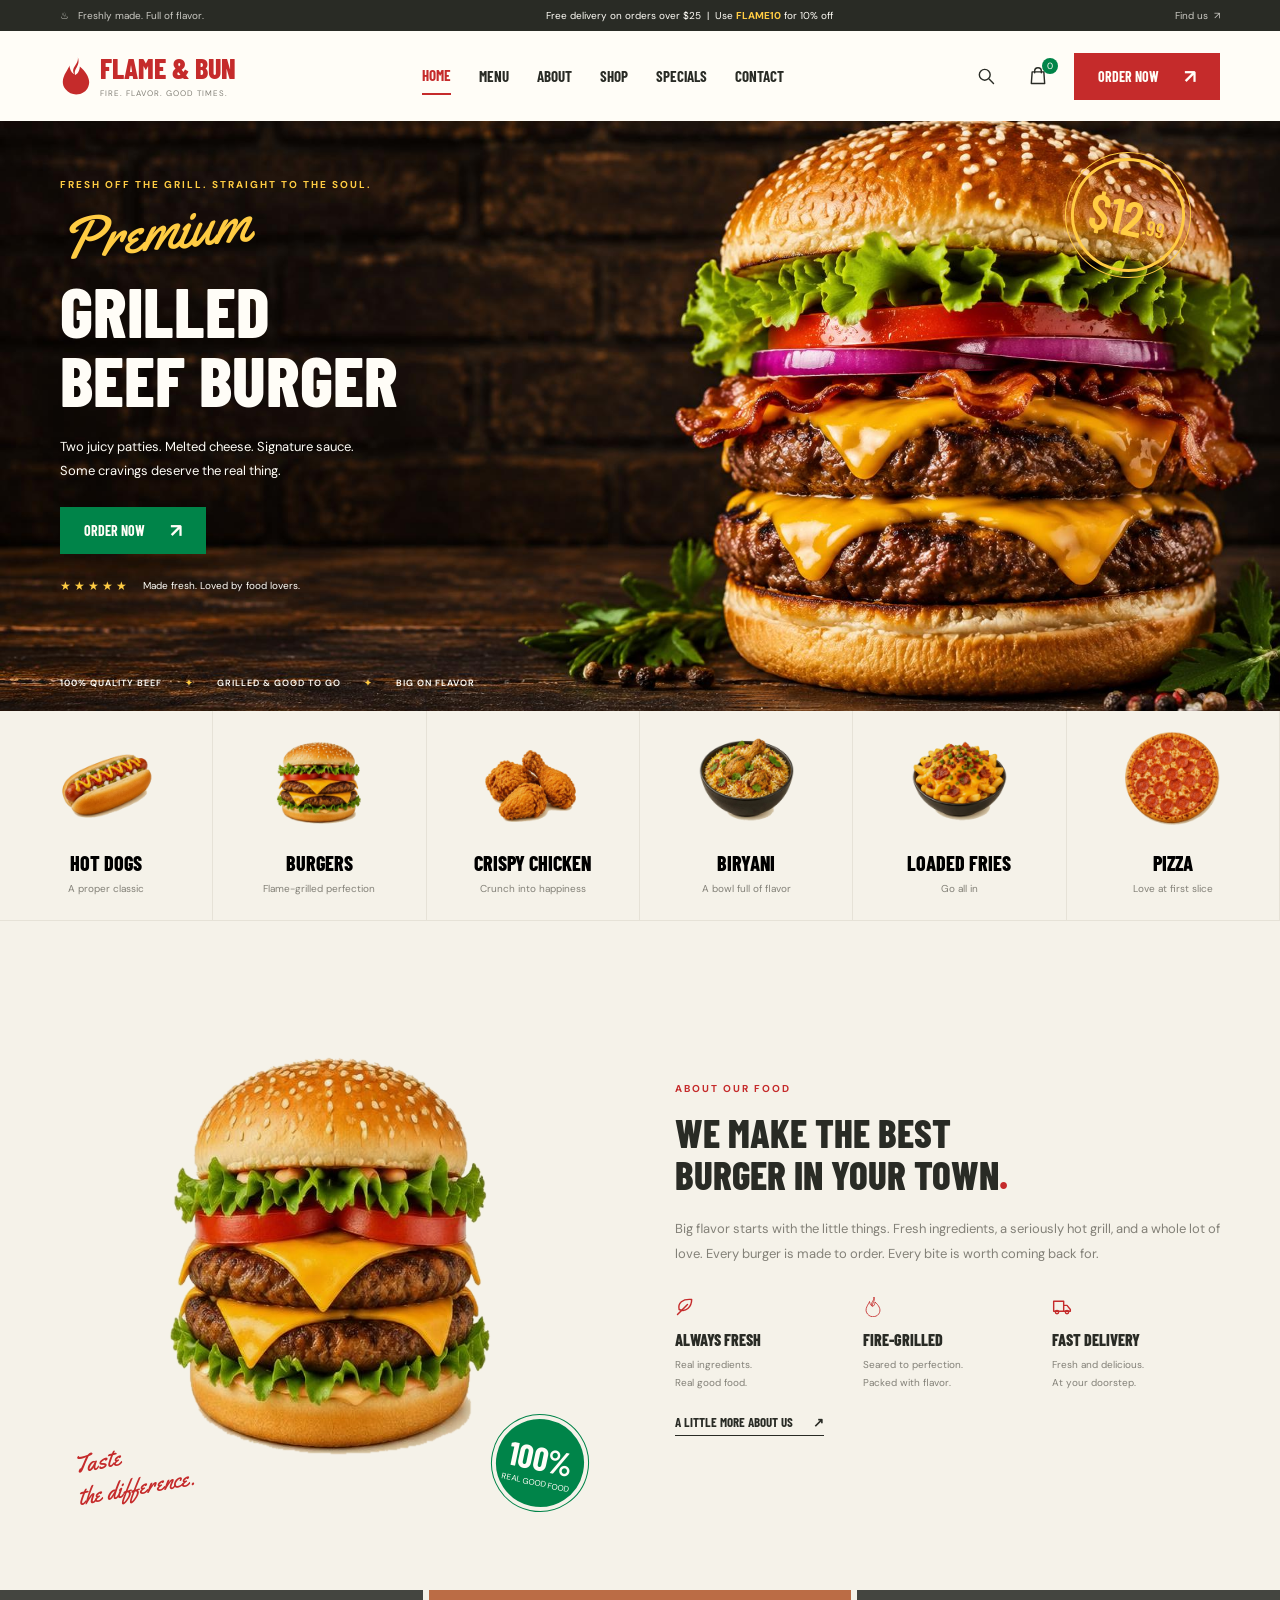
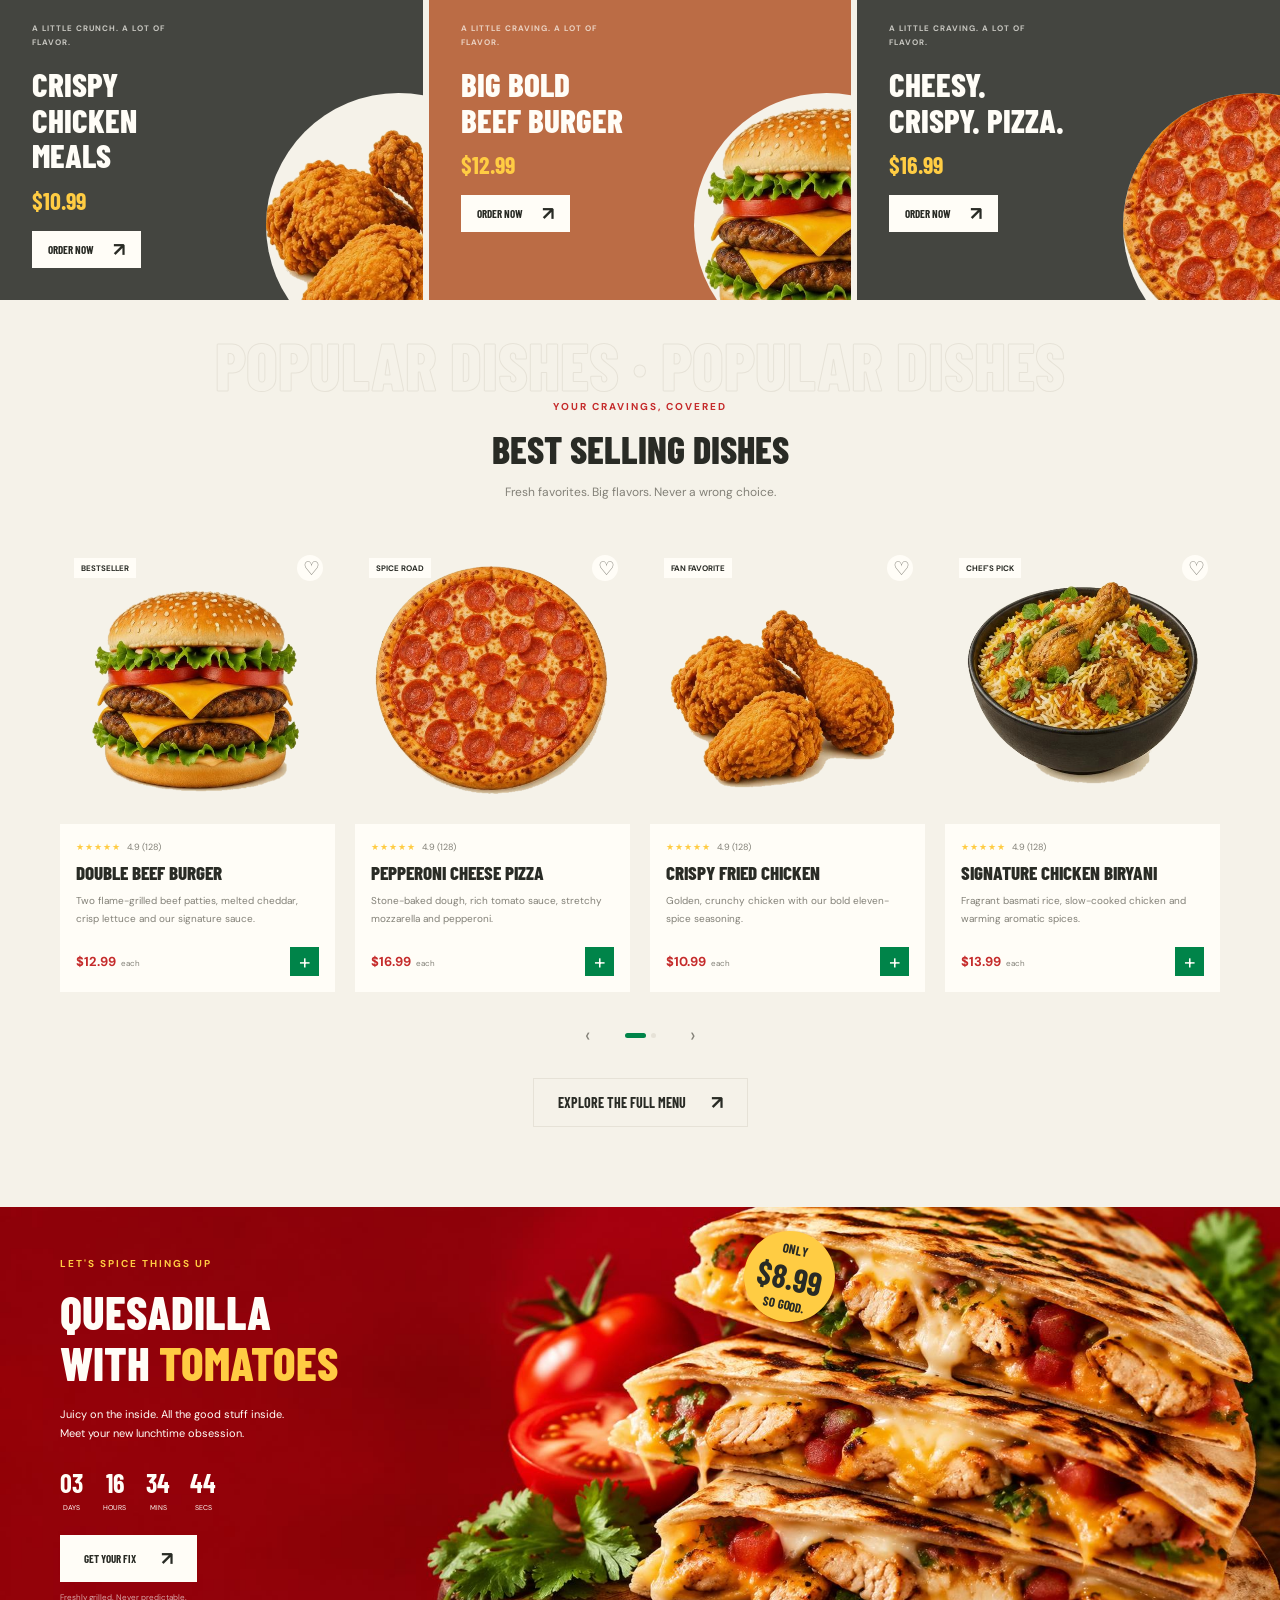
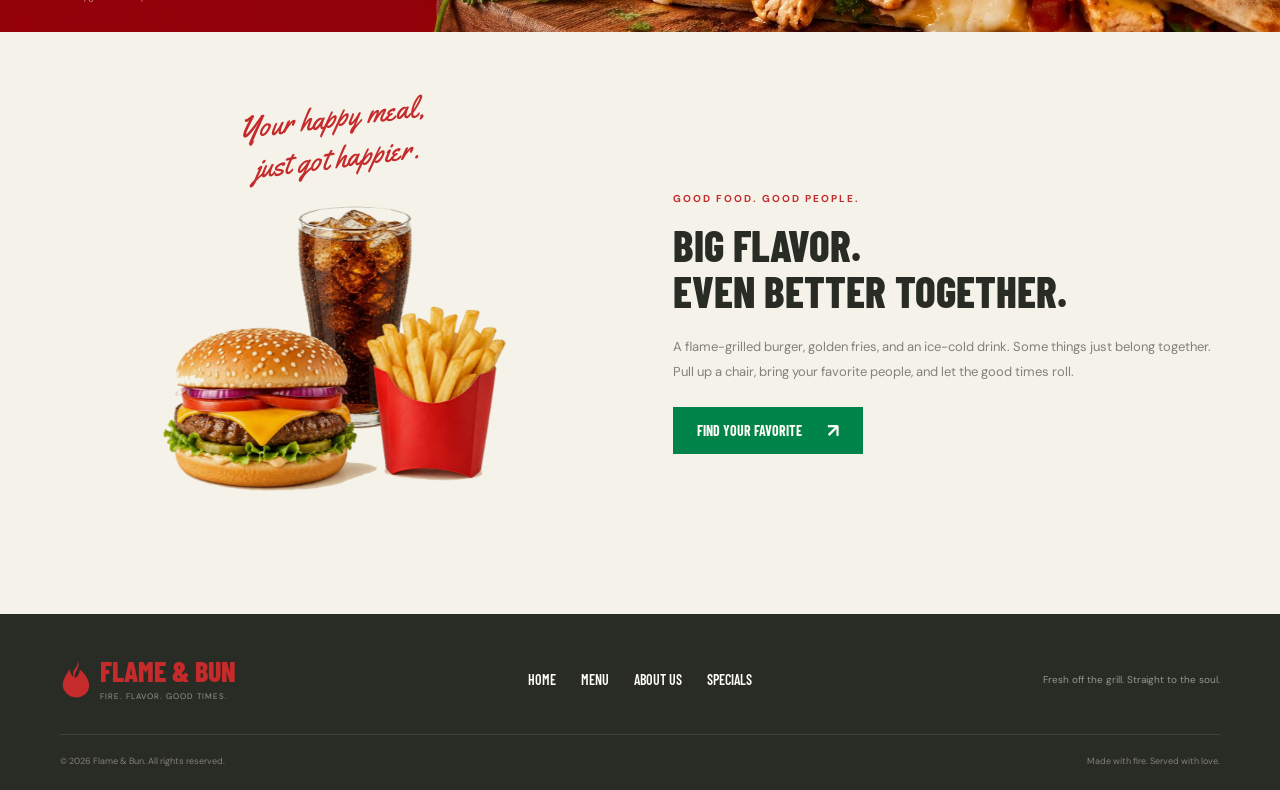
<file: index.html>
<!DOCTYPE html>
<html lang="en">
<head>
  <meta charset="utf-8" />
  <meta name="viewport" content="width=device-width, initial-scale=1.0" />
  <title>Home — Flame &amp; Bun</title>
  <meta name="description" content="Fire-grilled burgers, fresh favorites and big flavor at Flame &amp; Bun." />
  <meta property="og:title" content="Home — Flame &amp; Bun" />
  <meta property="og:description" content="Fire-grilled burgers, fresh favorites and big flavor at Flame &amp; Bun." />
  <meta property="og:type" content="website" />
  <meta name="twitter:card" content="summary_large_image" />
  <link rel="icon" href="favicon.svg" type="image/svg+xml" />
  <link rel="stylesheet" href="fonts.css" />
  <link rel="stylesheet" href="styles.css" />
  <script defer src="app.js"></script>
</head>
<body data-page="index">

  <!-- SVG sprite -->
  <svg style="display:none" xmlns="http://www.w3.org/2000/svg">
    <symbol id="flame" viewBox="0 0 32 40">
      <path d="M18 0c3 10-5 12-3 19 3-1 5-5 5-9 7 6 12 14 9 21-3 9-17 12-24 3C-3 24 8 14 9 9c1 6 3 8 5 9C10 11 19 8 18 0Z" />
    </symbol>
    <symbol id="bag" viewBox="0 0 24 24">
      <path d="M5 7h14l1 14H4L5 7Z" />
      <path d="M8 8V6a4 4 0 0 1 8 0v2" />
    </symbol>
    <symbol id="search" viewBox="0 0 24 24">
      <circle cx="10.5" cy="10.5" r="6.5" />
      <path d="m16 16 5 5" />
    </symbol>
    <symbol id="leaf" viewBox="0 0 24 24">
      <path d="M20 3C9 2 3 7 5 15c8 4 15-3 15-12Z" />
      <path d="m3 21 12-12" />
    </symbol>
    <symbol id="truck" viewBox="0 0 24 24">
      <path d="M2 5h12v12H2V5Zm12 5h4l4 5v2h-8" />
      <circle cx="6" cy="18" r="2" />
      <circle cx="18" cy="18" r="2" />
    </symbol>
  </svg>

  <!-- Topbar -->
  <div class="topbar">
    <div class="container">
      <span class="tiny">♨&nbsp;&nbsp; Freshly made. Full of flavor.</span>
      <span>Free delivery on orders over $25 &nbsp;|&nbsp; Use <strong>FLAME10</strong> for 10% off</span>
      <a class="tiny" href="contact.html">Find us &nbsp;↗</a>
    </div>
  </div>

  <!-- Header -->
  <header class="header">
    <div class="container header-inner">
      <a class="brand" href="index.html" aria-label="Flame and Bun home">
        <svg><use href="#flame" /></svg>
        <div>
          <strong>FLAME<span> &amp; </span>BUN</strong>
          <small>FIRE. FLAVOR. GOOD TIMES.</small>
        </div>
      </a>

      <nav class="nav" id="navigation" aria-label="Main navigation">
        <a href="index.html" class="active" aria-current="page">HOME</a>
        <a href="menu.html">MENU</a>
        <a href="about.html">ABOUT</a>
        <a href="shop.html">SHOP</a>
        <a href="specials.html">SPECIALS</a>
        <a href="contact.html">CONTACT</a>
      </nav>

      <div class="header-actions">
        <button class="icon-button" id="search-open" aria-label="Search the menu">
          <svg><use href="#search" /></svg>
        </button>
        <button class="icon-button" id="cart-open" aria-label="Open your order">
          <svg><use href="#bag" /></svg>
          <span class="cart-count" id="cart-count">0</span>
        </button>
        <a class="button button-red" href="menu.html">ORDER NOW <span>↗</span></a>
        <button class="icon-button menu-toggle" id="menu-toggle" aria-label="Toggle navigation" aria-expanded="false">
          <svg viewBox="0 0 24 24"><path d="M3 6h18M3 12h18M3 18h18" /></svg>
        </button>
      </div>
    </div>
  </header>

  <!-- Search panel -->
  <div class="search-panel" id="search-panel">
    <form id="search-form">
      <input type="search" id="search-input" placeholder="What are you craving?" aria-label="Search dishes" />
      <button class="button" type="submit">SEARCH <span>↗</span></button>
    </form>
  </div>

  <main>

    <!-- Hero -->
    <section class="hero" id="home" aria-label="Premium grilled beef burger">
      <img
        class="hero-photo"
        src="images/burger-hero.jpg"
        alt="Double flame-grilled beef burger with melted cheddar, bacon and fresh vegetables"
        width="1920" height="1024"
        fetchpriority="high"
      />
      <div class="container">
        <div class="eyebrow">FRESH OFF THE GRILL. STRAIGHT TO THE SOUL.</div>
        <span class="script">Premium</span>
        <h1>GRILLED<br />BEEF BURGER</h1>
        <p>Two juicy patties. Melted cheese. Signature sauce.<br />Some cravings deserve the real thing.</p>
        <a class="button" href="menu.html">ORDER NOW <span>↗</span></a>
        <div class="hero-rating">
          <span class="stars">★★★★★</span>
          <span>Made fresh. Loved by food lovers.</span>
        </div>
        <div class="hero-price">$12<small>.99</small></div>
        <div class="hero-bottom">
          <span>100% QUALITY BEEF</span>
          <b>✦</b>
          <span>GRILLED &amp; GOOD TO GO</span>
          <b>✦</b>
          <span>BIG ON FLAVOR</span>
        </div>
      </div>
    </section>

    <!-- Categories -->
    <section class="categories" aria-label="Menu categories">
      <button class="category" data-category="hotdogs">
        <img src="images/hotdog.png" alt="Loaded hot dog" width="145" height="105" />
        <strong>HOT DOGS</strong>
        <small>A proper classic</small>
      </button>
      <button class="category" data-category="burgers">
        <img src="images/burger.png" alt="Double beef burger" width="145" height="105" />
        <strong>BURGERS</strong>
        <small>Flame-grilled perfection</small>
      </button>
      <button class="category" data-category="chicken">
        <img src="images/chicken.png" alt="Golden fried chicken" width="145" height="105" />
        <strong>CRISPY CHICKEN</strong>
        <small>Crunch into happiness</small>
      </button>
      <button class="category" data-category="biryani">
        <img src="images/biryani.png" alt="Chicken biryani" width="145" height="105" />
        <strong>BIRYANI</strong>
        <small>A bowl full of flavor</small>
      </button>
      <button class="category" data-category="fries">
        <img src="images/fries.png" alt="Cheesy loaded fries" width="145" height="105" />
        <strong>LOADED FRIES</strong>
        <small>Go all in</small>
      </button>
      <button class="category" data-category="pizza">
        <img src="images/pizza.png" alt="Pepperoni pizza" width="145" height="105" />
        <strong>PIZZA</strong>
        <small>Love at first slice</small>
      </button>
    </section>

    <!-- About -->
    <section class="about" id="about">
      <div class="container about-grid">
        <div class="about-image">
          <img src="images/burger.png" alt="Our signature double cheeseburger" width="512" height="512" loading="lazy" />
          <span class="about-signature script">Taste<br />the difference.</span>
          <div class="about-stamp">
            <strong>100%</strong>
            <small>REAL GOOD FOOD</small>
          </div>
        </div>
        <div>
          <div class="eyebrow">ABOUT OUR FOOD</div>
          <h2>WE MAKE THE BEST<br />BURGER IN YOUR TOWN<em>.</em></h2>
          <p class="body-copy">Big flavor starts with the little things. Fresh ingredients, a seriously hot grill, and a whole lot of love. Every burger is made to order. Every bite is worth coming back for.</p>
          <div class="about-features">
            <div>
              <svg><use href="#leaf" /></svg>
              <h3>ALWAYS FRESH</h3>
              <p>Real ingredients.<br />Real good food.</p>
            </div>
            <div>
              <svg style="fill:none;stroke:currentColor"><use href="#flame" /></svg>
              <h3>FIRE-GRILLED</h3>
              <p>Seared to perfection.<br />Packed with flavor.</p>
            </div>
            <div>
              <svg><use href="#truck" /></svg>
              <h3>FAST DELIVERY</h3>
              <p>Fresh and delicious.<br />At your doorstep.</p>
            </div>
          </div>
          <a class="text-link" href="about.html#combo">A LITTLE MORE ABOUT US <span>↗</span></a>
        </div>
      </div>
    </section>

    <!-- Deals -->
    <section class="deals" id="deals" aria-label="Our favorite meals">
      <article class="deal">
        <div class="eyebrow">A LITTLE CRUNCH. A LOT OF<br />FLAVOR.</div>
        <h3>CRISPY<br />CHICKEN<br />MEALS</h3>
        <div class="deal-price">$10.99</div>
        <button class="button button-light" data-add="chicken">ORDER NOW <span>↗</span></button>
        <div class="deal-image">
          <img src="images/chicken.png" alt="Crispy chicken meal" width="512" height="512" loading="lazy" />
        </div>
      </article>
      <article class="deal">
        <div class="eyebrow">A LITTLE CRAVING. A LOT OF<br />FLAVOR.</div>
        <h3>BIG BOLD<br />BEEF BURGER</h3>
        <div class="deal-price">$12.99</div>
        <button class="button button-light" data-add="burger">ORDER NOW <span>↗</span></button>
        <div class="deal-image">
          <img src="images/burger.png" alt="Big bold beef burger" width="512" height="512" loading="lazy" />
        </div>
      </article>
      <article class="deal">
        <div class="eyebrow">A LITTLE CRAVING. A LOT OF<br />FLAVOR.</div>
        <h3>CHEESY.<br />CRISPY. PIZZA.</h3>
        <div class="deal-price">$16.99</div>
        <button class="button button-light" data-add="pizza">ORDER NOW <span>↗</span></button>
        <div class="deal-image">
          <img src="images/pizza.png" alt="Cheesy pepperoni pizza" width="512" height="512" loading="lazy" />
        </div>
      </article>
    </section>

    <!-- Best Sellers -->
    <section class="menu-section" id="menu">
      <div class="outline-title" aria-hidden="true">POPULAR DISHES · POPULAR DISHES</div>
      <div class="container">
        <div class="section-heading">
          <div class="eyebrow">YOUR CRAVINGS, COVERED</div>
          <h2>BEST SELLING DISHES</h2>
          <p>Fresh favorites. Big flavors. Never a wrong choice.</p>
        </div>
        <div class="dish-grid" id="dish-grid"></div>
        <div class="menu-controls">
          <button id="previous-dishes" aria-label="Previous dishes">&#8249;</button>
          <span class="slider-indicator">
            <i class="active"></i>
            <i></i>
          </span>
          <button id="next-dishes" aria-label="Next dishes">&#8250;</button>
        </div>
        <div class="menu-footer">
          <button class="button button-outline" id="full-menu">EXPLORE THE FULL MENU <span>↗</span></button>
        </div>
      </div>
    </section>

    <!-- Special Offer -->
    <section class="offer" id="specials">
      <img
        src="images/quesadilla.jpg"
        alt="Grilled chicken quesadillas with melted cheese and tomatoes"
        width="1920" height="832"
        loading="lazy"
      />
      <div class="container">
        <div class="eyebrow">LET'S SPICE THINGS UP</div>
        <h2>QUESADILLA<br />WITH <span>TOMATOES</span></h2>
        <p>Juicy on the inside. All the good stuff inside.<br />Meet your new lunchtime obsession.</p>
        <div class="countdown" aria-label="Featured special">
          <div><strong>03</strong><small>DAYS</small></div>
          <div><strong>16</strong><small>HOURS</small></div>
          <div><strong>34</strong><small>MINS</small></div>
          <div><strong>44</strong><small>SECS</small></div>
        </div>
        <button class="button button-light" data-add="quesadilla">GET YOUR FIX <span>↗</span></button>
        <span class="offer-note">Freshly grilled. Never predictable.</span>
        <div class="offer-badge">
          <small>ONLY</small>
          <strong>$8.99</strong>
          <small>SO GOOD.</small>
        </div>
      </div>
    </section>

    <!-- Combo -->
    <section class="combo-section" id="combo">
      <div class="container combo-grid">
        <div>
          <span class="combo-script">Your happy meal,<br />just got happier.</span>
          <img src="images/combo.png" alt="Burger, fries and ice-cold cola meal" width="1024" height="1024" loading="lazy" />
        </div>
        <div>
          <div class="eyebrow">GOOD FOOD. GOOD PEOPLE.</div>
          <h2>BIG FLAVOR.<br />EVEN BETTER TOGETHER.</h2>
          <p class="body-copy">A flame-grilled burger, golden fries, and an ice-cold drink. Some things just belong together. Pull up a chair, bring your favorite people, and let the good times roll.</p>
          <a class="button" href="menu.html">FIND YOUR FAVORITE <span>↗</span></a>
        </div>
      </div>
    </section>

  </main>

  <!-- Footer -->
  <footer class="footer" id="contact">
    <div class="container">
      <div class="footer-top">
        <a class="brand" href="index.html">
          <svg><use href="#flame" /></svg>
          <div>
            <strong>FLAME &amp; BUN</strong>
            <small>FIRE. FLAVOR. GOOD TIMES.</small>
          </div>
        </a>
        <nav aria-label="Footer navigation">
          <a href="index.html">HOME</a>
          <a href="menu.html">MENU</a>
          <a href="about.html">ABOUT US</a>
          <a href="specials.html">SPECIALS</a>
        </nav>
        <span class="footer-copy">Fresh off the grill. Straight to the soul.</span>
      </div>
      <div class="footer-bottom">
        <span>&copy; 2026 Flame &amp; Bun. All rights reserved.</span>
        <span>Made with fire. Served with love.</span>
      </div>
    </div>
  </footer>

  <!-- Cart drawer -->
  <div class="drawer" id="cart-drawer">
    <section class="drawer-panel" role="dialog" aria-modal="true" aria-labelledby="order-title">
      <div class="drawer-heading">
        <h2 id="order-title">YOUR ORDER</h2>
        <button class="icon-button" id="cart-close" aria-label="Close your order">&#10005;</button>
      </div>
      <div id="cart-items"></div>
      <div class="cart-total">
        <span>Subtotal</span>
        <span id="cart-total">$0.00</span>
      </div>
      <a class="button" href="menu.html" onclick="document.getElementById('cart-drawer').classList.remove('open');document.body.style.overflow=''">
        KEEP EXPLORING <span>↗</span>
      </a>
      <p class="cart-disclaimer">This is a sample restaurant menu. Online checkout and delivery are not available.</p>
    </section>
  </div>

  <!-- Toast -->
  <div class="toast" id="toast" role="status" aria-live="polite"></div>

</body>
</html>
</file>
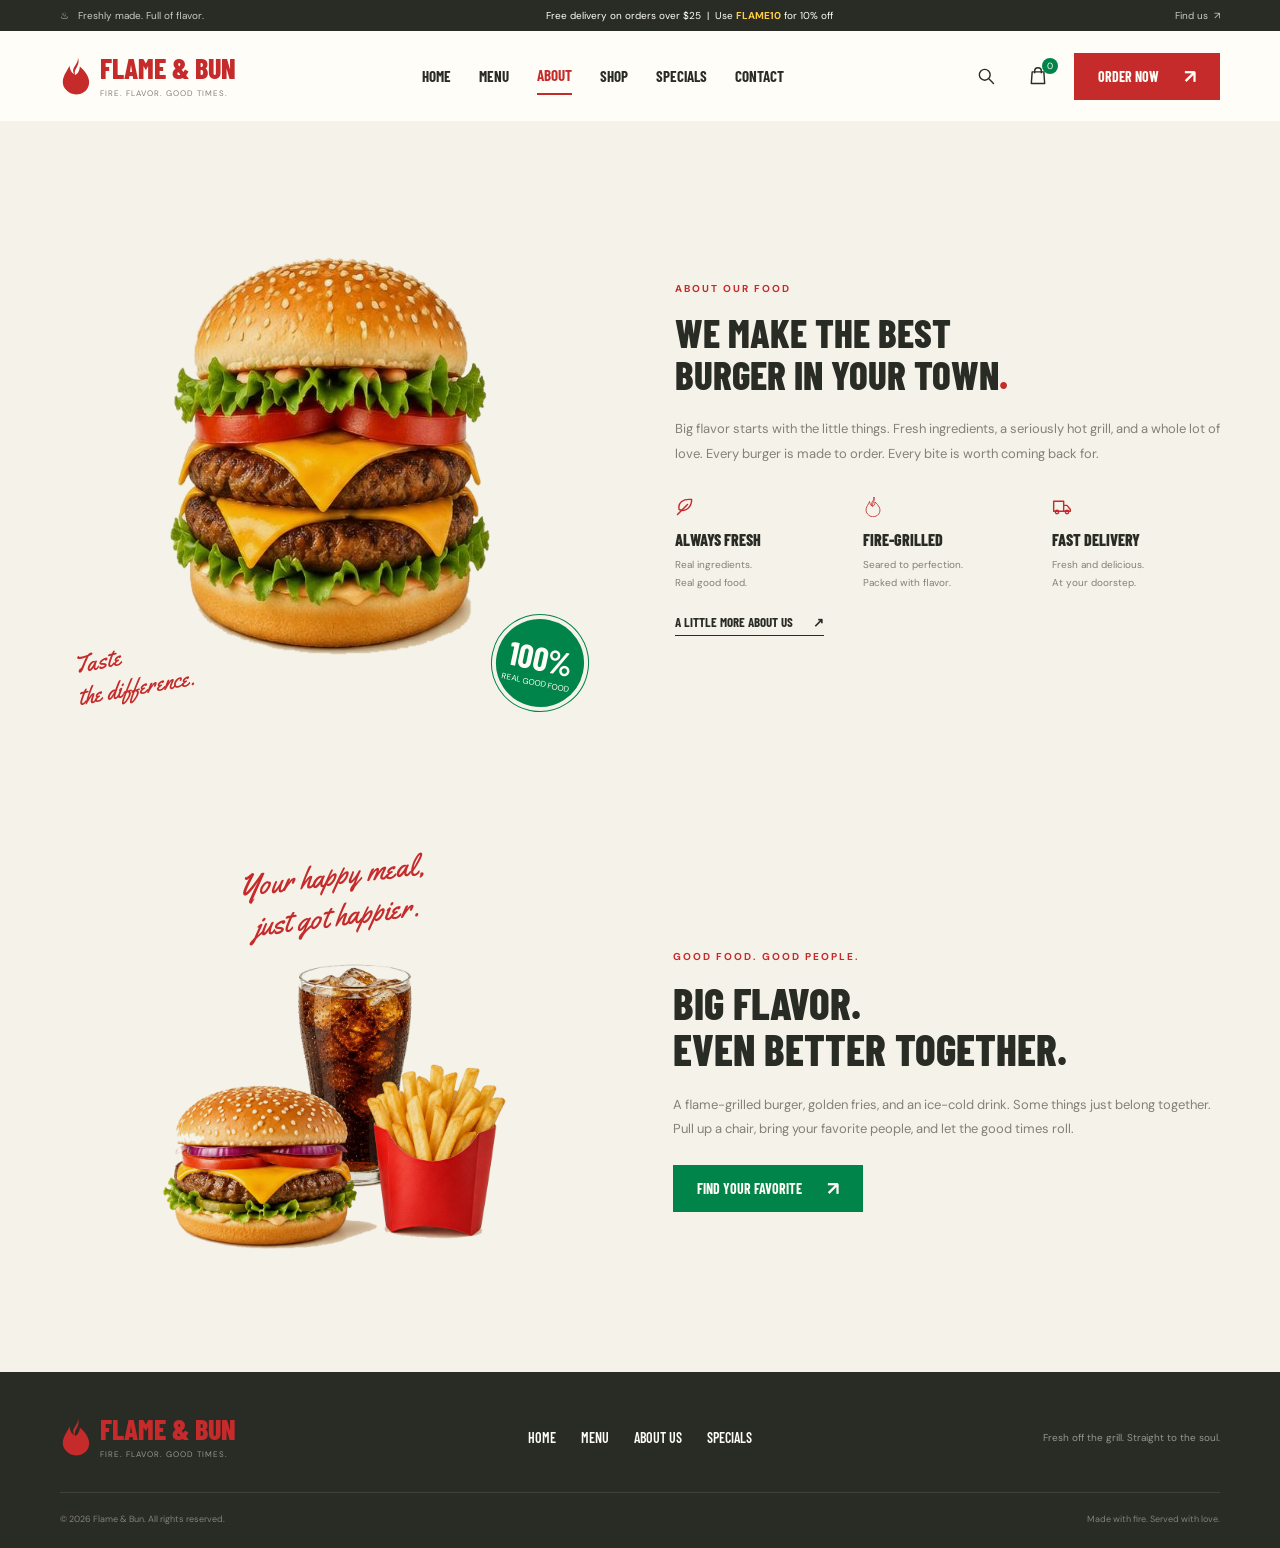
<file: about.html>
<!DOCTYPE html>
<html lang="en">
<head>
  <meta charset="utf-8" />
  <meta name="viewport" content="width=device-width, initial-scale=1.0" />
  <title>About Us — Flame &amp; Bun</title>
  <meta name="description" content="Fresh ingredients, flame-grilled favorites and the Flame &amp; Bun food story." />
  <meta property="og:title" content="About Us — Flame &amp; Bun" />
  <meta property="og:description" content="Fresh ingredients, flame-grilled favorites and the Flame &amp; Bun food story." />
  <meta property="og:type" content="website" />
  <meta name="twitter:card" content="summary_large_image" />
  <link rel="icon" href="favicon.svg" type="image/svg+xml" />
  <link rel="stylesheet" href="fonts.css" />
  <link rel="stylesheet" href="styles.css" />
  <script defer src="app.js"></script>
</head>
<body data-page="about">

  <!-- SVG sprite -->
  <svg style="display:none" xmlns="http://www.w3.org/2000/svg">
    <symbol id="flame" viewBox="0 0 32 40">
      <path d="M18 0c3 10-5 12-3 19 3-1 5-5 5-9 7 6 12 14 9 21-3 9-17 12-24 3C-3 24 8 14 9 9c1 6 3 8 5 9C10 11 19 8 18 0Z" />
    </symbol>
    <symbol id="bag" viewBox="0 0 24 24">
      <path d="M5 7h14l1 14H4L5 7Z" />
      <path d="M8 8V6a4 4 0 0 1 8 0v2" />
    </symbol>
    <symbol id="search" viewBox="0 0 24 24">
      <circle cx="10.5" cy="10.5" r="6.5" />
      <path d="m16 16 5 5" />
    </symbol>
    <symbol id="leaf" viewBox="0 0 24 24">
      <path d="M20 3C9 2 3 7 5 15c8 4 15-3 15-12Z" />
      <path d="m3 21 12-12" />
    </symbol>
    <symbol id="truck" viewBox="0 0 24 24">
      <path d="M2 5h12v12H2V5Zm12 5h4l4 5v2h-8" />
      <circle cx="6" cy="18" r="2" />
      <circle cx="18" cy="18" r="2" />
    </symbol>
  </svg>

  <!-- Topbar -->
  <div class="topbar">
    <div class="container">
      <span class="tiny">♨&nbsp;&nbsp; Freshly made. Full of flavor.</span>
      <span>Free delivery on orders over $25 &nbsp;|&nbsp; Use <strong>FLAME10</strong> for 10% off</span>
      <a class="tiny" href="contact.html">Find us &nbsp;↗</a>
    </div>
  </div>

  <!-- Header -->
  <header class="header">
    <div class="container header-inner">
      <a class="brand" href="index.html" aria-label="Flame and Bun home">
        <svg><use href="#flame" /></svg>
        <div>
          <strong>FLAME<span> &amp; </span>BUN</strong>
          <small>FIRE. FLAVOR. GOOD TIMES.</small>
        </div>
      </a>

      <nav class="nav" id="navigation" aria-label="Main navigation">
        <a href="index.html">HOME</a>
        <a href="menu.html">MENU</a>
        <a href="about.html" class="active" aria-current="page">ABOUT</a>
        <a href="shop.html">SHOP</a>
        <a href="specials.html">SPECIALS</a>
        <a href="contact.html">CONTACT</a>
      </nav>

      <div class="header-actions">
        <button class="icon-button" id="search-open" aria-label="Search the menu">
          <svg><use href="#search" /></svg>
        </button>
        <button class="icon-button" id="cart-open" aria-label="Open your order">
          <svg><use href="#bag" /></svg>
          <span class="cart-count" id="cart-count">0</span>
        </button>
        <a class="button button-red" href="menu.html">ORDER NOW <span>↗</span></a>
        <button class="icon-button menu-toggle" id="menu-toggle" aria-label="Toggle navigation" aria-expanded="false">
          <svg viewBox="0 0 24 24"><path d="M3 6h18M3 12h18M3 18h18" /></svg>
        </button>
      </div>
    </div>
  </header>

  <!-- Search panel -->
  <div class="search-panel" id="search-panel">
    <form id="search-form">
      <input type="search" id="search-input" placeholder="What are you craving?" aria-label="Search dishes" />
      <button class="button" type="submit">SEARCH <span>↗</span></button>
    </form>
  </div>

  <main>

    <!-- About -->
    <section class="about" id="about">
      <div class="container about-grid">
        <div class="about-image">
          <img src="images/burger.png" alt="Our signature double cheeseburger" width="512" height="512" loading="lazy" />
          <span class="about-signature script">Taste<br />the difference.</span>
          <div class="about-stamp">
            <strong>100%</strong>
            <small>REAL GOOD FOOD</small>
          </div>
        </div>
        <div>
          <div class="eyebrow">ABOUT OUR FOOD</div>
          <h1 class="page-heading">WE MAKE THE BEST<br />BURGER IN YOUR TOWN<em>.</em></h1>
          <p class="body-copy">Big flavor starts with the little things. Fresh ingredients, a seriously hot grill, and a whole lot of love. Every burger is made to order. Every bite is worth coming back for.</p>
          <div class="about-features">
            <div>
              <svg><use href="#leaf" /></svg>
              <h3>ALWAYS FRESH</h3>
              <p>Real ingredients.<br />Real good food.</p>
            </div>
            <div>
              <svg style="fill:none;stroke:currentColor"><use href="#flame" /></svg>
              <h3>FIRE-GRILLED</h3>
              <p>Seared to perfection.<br />Packed with flavor.</p>
            </div>
            <div>
              <svg><use href="#truck" /></svg>
              <h3>FAST DELIVERY</h3>
              <p>Fresh and delicious.<br />At your doorstep.</p>
            </div>
          </div>
          <a class="text-link" href="about.html#combo">A LITTLE MORE ABOUT US <span>↗</span></a>
        </div>
      </div>
    </section>

    <!-- Combo -->
    <section class="combo-section" id="combo">
      <div class="container combo-grid">
        <div>
          <span class="combo-script">Your happy meal,<br />just got happier.</span>
          <img src="images/combo.png" alt="Burger, fries and ice-cold cola meal" width="1024" height="1024" loading="lazy" />
        </div>
        <div>
          <div class="eyebrow">GOOD FOOD. GOOD PEOPLE.</div>
          <h2>BIG FLAVOR.<br />EVEN BETTER TOGETHER.</h2>
          <p class="body-copy">A flame-grilled burger, golden fries, and an ice-cold drink. Some things just belong together. Pull up a chair, bring your favorite people, and let the good times roll.</p>
          <a class="button" href="menu.html">FIND YOUR FAVORITE <span>↗</span></a>
        </div>
      </div>
    </section>

  </main>

  <!-- Footer -->
  <footer class="footer" id="contact">
    <div class="container">
      <div class="footer-top">
        <a class="brand" href="index.html">
          <svg><use href="#flame" /></svg>
          <div>
            <strong>FLAME &amp; BUN</strong>
            <small>FIRE. FLAVOR. GOOD TIMES.</small>
          </div>
        </a>
        <nav aria-label="Footer navigation">
          <a href="index.html">HOME</a>
          <a href="menu.html">MENU</a>
          <a href="about.html">ABOUT US</a>
          <a href="specials.html">SPECIALS</a>
        </nav>
        <span class="footer-copy">Fresh off the grill. Straight to the soul.</span>
      </div>
      <div class="footer-bottom">
        <span>&copy; 2026 Flame &amp; Bun. All rights reserved.</span>
        <span>Made with fire. Served with love.</span>
      </div>
    </div>
  </footer>

  <!-- Cart drawer -->
  <div class="drawer" id="cart-drawer">
    <section class="drawer-panel" role="dialog" aria-modal="true" aria-labelledby="order-title">
      <div class="drawer-heading">
        <h2 id="order-title">YOUR ORDER</h2>
        <button class="icon-button" id="cart-close" aria-label="Close your order">&#10005;</button>
      </div>
      <div id="cart-items"></div>
      <div class="cart-total">
        <span>Subtotal</span>
        <span id="cart-total">$0.00</span>
      </div>
      <a class="button" href="menu.html" onclick="document.getElementById('cart-drawer').classList.remove('open');document.body.style.overflow=''">
        KEEP EXPLORING <span>↗</span>
      </a>
      <p class="cart-disclaimer">This is a sample restaurant menu. Online checkout and delivery are not available.</p>
    </section>
  </div>

  <!-- Toast -->
  <div class="toast" id="toast" role="status" aria-live="polite"></div>

</body>
</html>
</file>
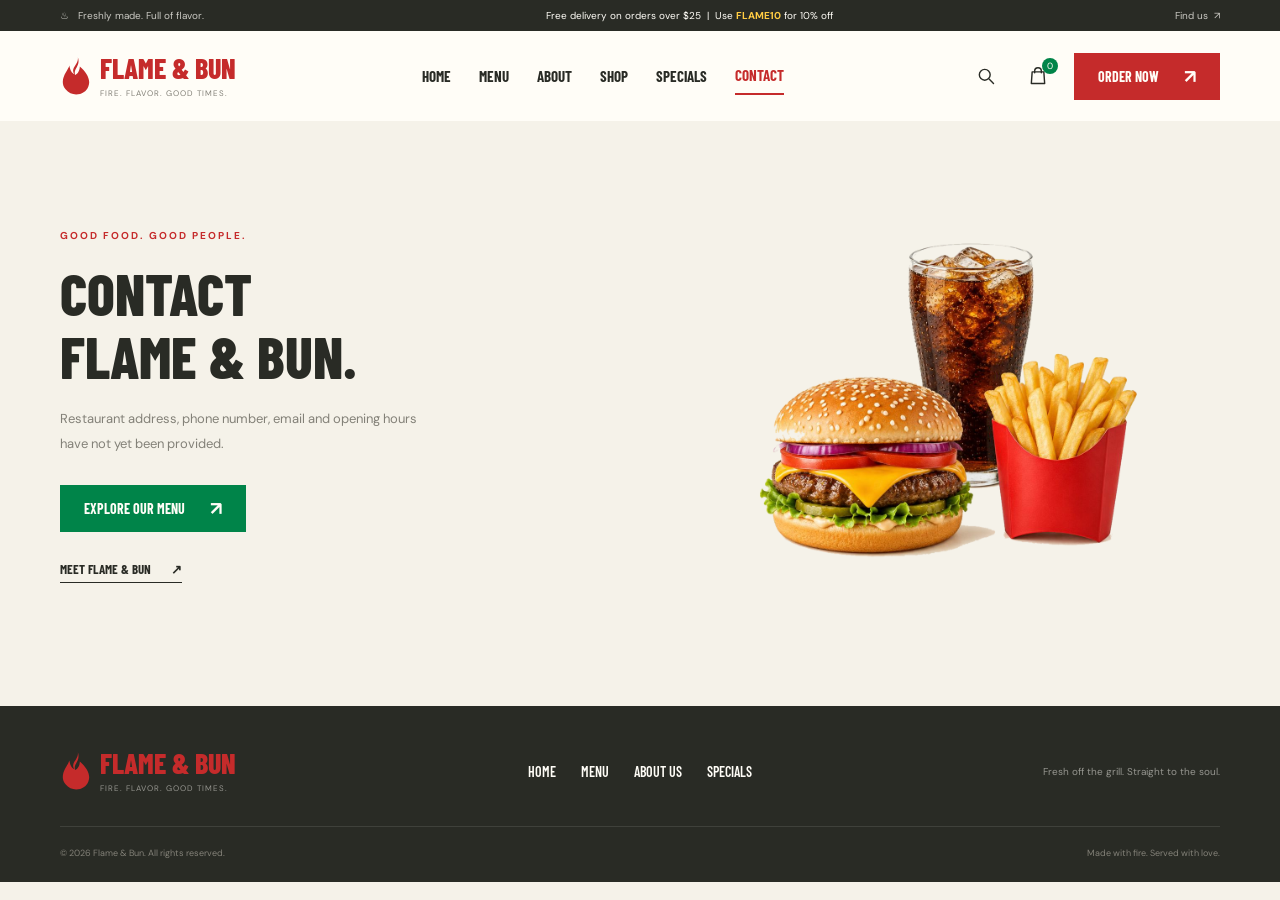
<file: contact.html>
<!DOCTYPE html>
<html lang="en">
<head>
  <meta charset="utf-8" />
  <meta name="viewport" content="width=device-width, initial-scale=1.0" />
  <title>Contact — Flame &amp; Bun</title>
  <meta name="description" content="Explore Flame &amp; Bun's menu and restaurant information." />
  <meta property="og:title" content="Contact — Flame &amp; Bun" />
  <meta property="og:description" content="Explore Flame &amp; Bun's menu and restaurant information." />
  <meta property="og:type" content="website" />
  <meta name="twitter:card" content="summary_large_image" />
  <link rel="icon" href="favicon.svg" type="image/svg+xml" />
  <link rel="stylesheet" href="fonts.css" />
  <link rel="stylesheet" href="styles.css" />
  <script defer src="app.js"></script>
</head>
<body data-page="contact">

  <!-- SVG sprite -->
  <svg style="display:none" xmlns="http://www.w3.org/2000/svg">
    <symbol id="flame" viewBox="0 0 32 40">
      <path d="M18 0c3 10-5 12-3 19 3-1 5-5 5-9 7 6 12 14 9 21-3 9-17 12-24 3C-3 24 8 14 9 9c1 6 3 8 5 9C10 11 19 8 18 0Z" />
    </symbol>
    <symbol id="bag" viewBox="0 0 24 24">
      <path d="M5 7h14l1 14H4L5 7Z" />
      <path d="M8 8V6a4 4 0 0 1 8 0v2" />
    </symbol>
    <symbol id="search" viewBox="0 0 24 24">
      <circle cx="10.5" cy="10.5" r="6.5" />
      <path d="m16 16 5 5" />
    </symbol>
    <symbol id="leaf" viewBox="0 0 24 24">
      <path d="M20 3C9 2 3 7 5 15c8 4 15-3 15-12Z" />
      <path d="m3 21 12-12" />
    </symbol>
    <symbol id="truck" viewBox="0 0 24 24">
      <path d="M2 5h12v12H2V5Zm12 5h4l4 5v2h-8" />
      <circle cx="6" cy="18" r="2" />
      <circle cx="18" cy="18" r="2" />
    </symbol>
  </svg>

  <!-- Topbar -->
  <div class="topbar">
    <div class="container">
      <span class="tiny">♨&nbsp;&nbsp; Freshly made. Full of flavor.</span>
      <span>Free delivery on orders over $25 &nbsp;|&nbsp; Use <strong>FLAME10</strong> for 10% off</span>
      <a class="tiny" href="contact.html">Find us &nbsp;↗</a>
    </div>
  </div>

  <!-- Header -->
  <header class="header">
    <div class="container header-inner">
      <a class="brand" href="index.html" aria-label="Flame and Bun home">
        <svg><use href="#flame" /></svg>
        <div>
          <strong>FLAME<span> &amp; </span>BUN</strong>
          <small>FIRE. FLAVOR. GOOD TIMES.</small>
        </div>
      </a>

      <nav class="nav" id="navigation" aria-label="Main navigation">
        <a href="index.html">HOME</a>
        <a href="menu.html">MENU</a>
        <a href="about.html">ABOUT</a>
        <a href="shop.html">SHOP</a>
        <a href="specials.html">SPECIALS</a>
        <a href="contact.html" class="active" aria-current="page">CONTACT</a>
      </nav>

      <div class="header-actions">
        <button class="icon-button" id="search-open" aria-label="Search the menu">
          <svg><use href="#search" /></svg>
        </button>
        <button class="icon-button" id="cart-open" aria-label="Open your order">
          <svg><use href="#bag" /></svg>
          <span class="cart-count" id="cart-count">0</span>
        </button>
        <a class="button button-red" href="menu.html">ORDER NOW <span>↗</span></a>
        <button class="icon-button menu-toggle" id="menu-toggle" aria-label="Toggle navigation" aria-expanded="false">
          <svg viewBox="0 0 24 24"><path d="M3 6h18M3 12h18M3 18h18" /></svg>
        </button>
      </div>
    </div>
  </header>

  <!-- Search panel -->
  <div class="search-panel" id="search-panel">
    <form id="search-form">
      <input type="search" id="search-input" placeholder="What are you craving?" aria-label="Search dishes" />
      <button class="button" type="submit">SEARCH <span>↗</span></button>
    </form>
  </div>

  <main>

    <!-- Contact -->
    <section class="contact-section">
      <div class="container contact-grid">
        <div>
          <div class="eyebrow">GOOD FOOD. GOOD PEOPLE.</div>
          <h1>CONTACT<br />FLAME &amp; BUN.</h1>
          <p class="body-copy">Restaurant address, phone number, email and opening hours have not yet been provided.</p>
          <a class="button" href="menu.html">EXPLORE OUR MENU <span>↗</span></a>
          <a class="text-link" href="about.html">MEET FLAME &amp; BUN <span>↗</span></a>
        </div>
        <img src="images/combo.png" alt="Flame &amp; Bun burger, fries and cola" width="1024" height="1024" />
      </div>
    </section>

  </main>

  <!-- Footer -->
  <footer class="footer" id="contact-footer">
    <div class="container">
      <div class="footer-top">
        <a class="brand" href="index.html">
          <svg><use href="#flame" /></svg>
          <div>
            <strong>FLAME &amp; BUN</strong>
            <small>FIRE. FLAVOR. GOOD TIMES.</small>
          </div>
        </a>
        <nav aria-label="Footer navigation">
          <a href="index.html">HOME</a>
          <a href="menu.html">MENU</a>
          <a href="about.html">ABOUT US</a>
          <a href="specials.html">SPECIALS</a>
        </nav>
        <span class="footer-copy">Fresh off the grill. Straight to the soul.</span>
      </div>
      <div class="footer-bottom">
        <span>&copy; 2026 Flame &amp; Bun. All rights reserved.</span>
        <span>Made with fire. Served with love.</span>
      </div>
    </div>
  </footer>

  <!-- Cart drawer -->
  <div class="drawer" id="cart-drawer">
    <section class="drawer-panel" role="dialog" aria-modal="true" aria-labelledby="order-title">
      <div class="drawer-heading">
        <h2 id="order-title">YOUR ORDER</h2>
        <button class="icon-button" id="cart-close" aria-label="Close your order">&#10005;</button>
      </div>
      <div id="cart-items"></div>
      <div class="cart-total">
        <span>Subtotal</span>
        <span id="cart-total">$0.00</span>
      </div>
      <a class="button" href="menu.html" onclick="document.getElementById('cart-drawer').classList.remove('open');document.body.style.overflow=''">
        KEEP EXPLORING <span>↗</span>
      </a>
      <p class="cart-disclaimer">This is a sample restaurant menu. Online checkout and delivery are not available.</p>
    </section>
  </div>

  <!-- Toast -->
  <div class="toast" id="toast" role="status" aria-live="polite"></div>

</body>
</html>
</file>
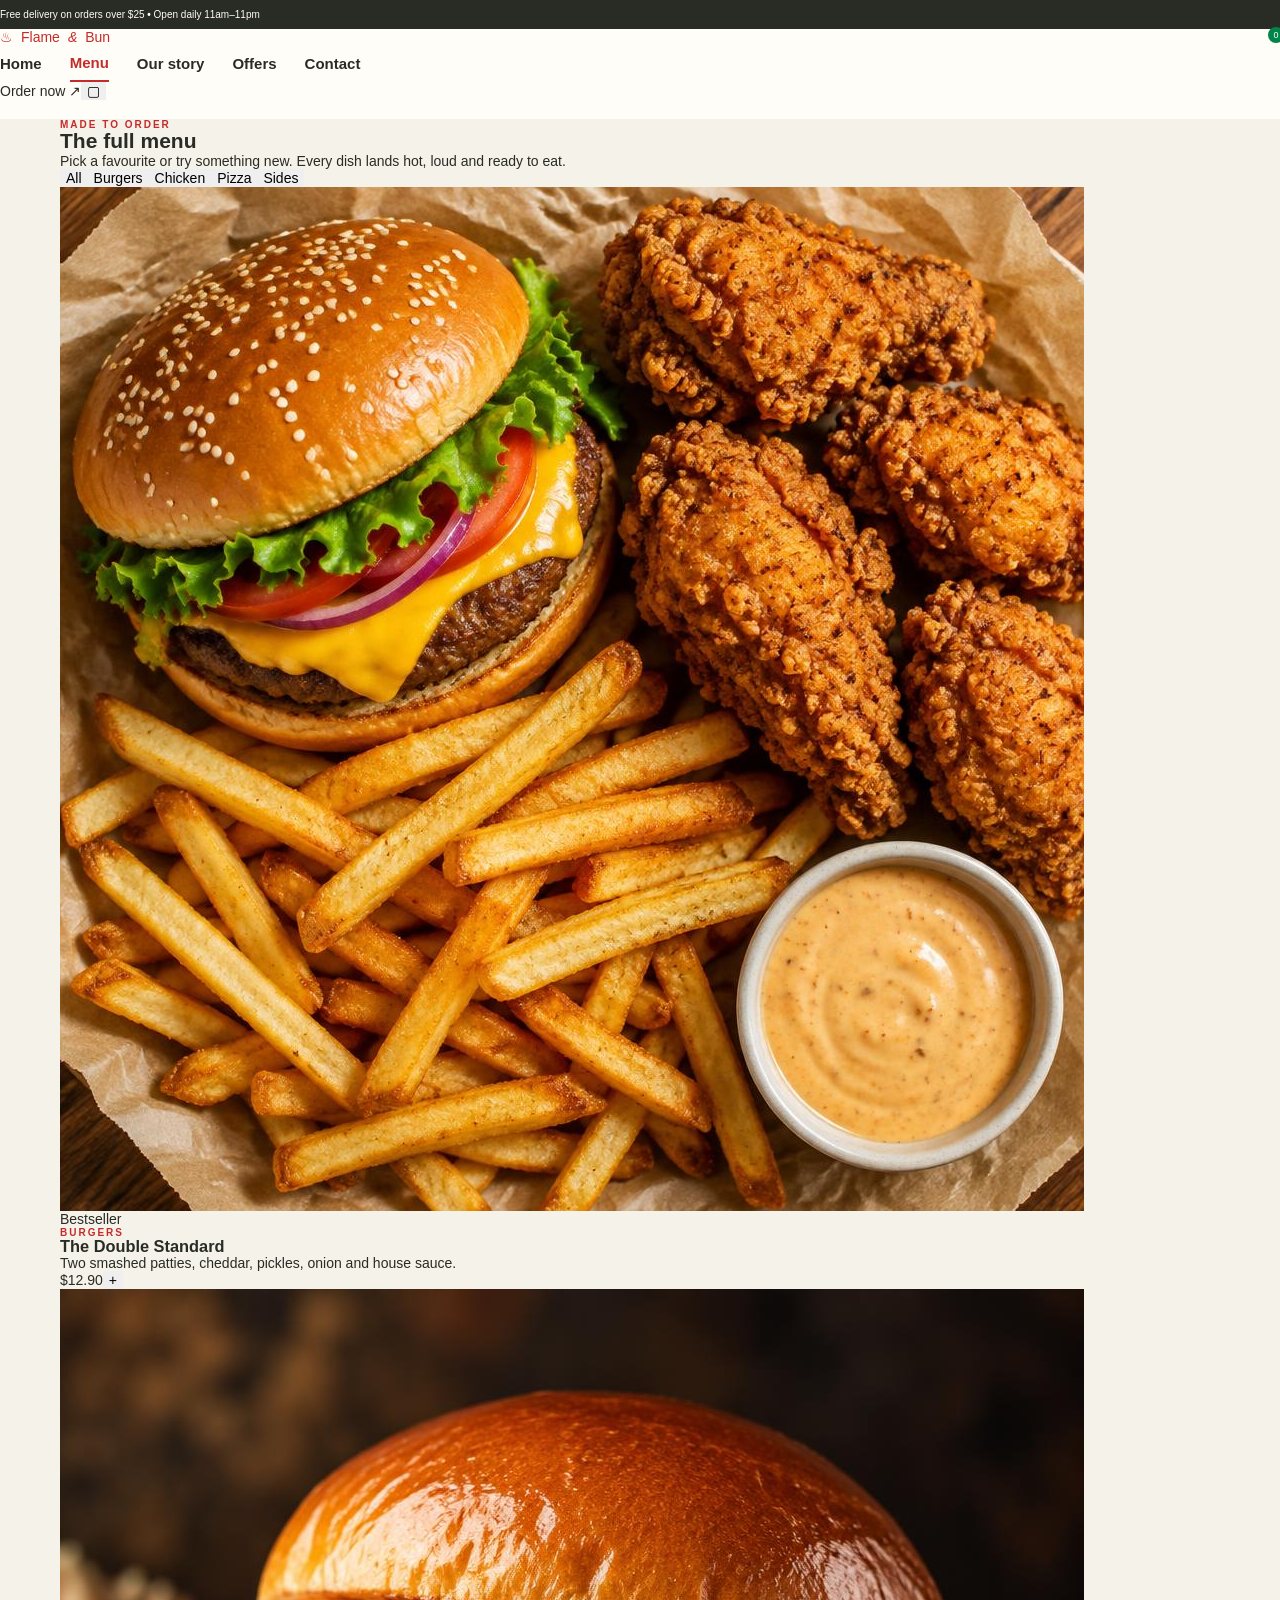
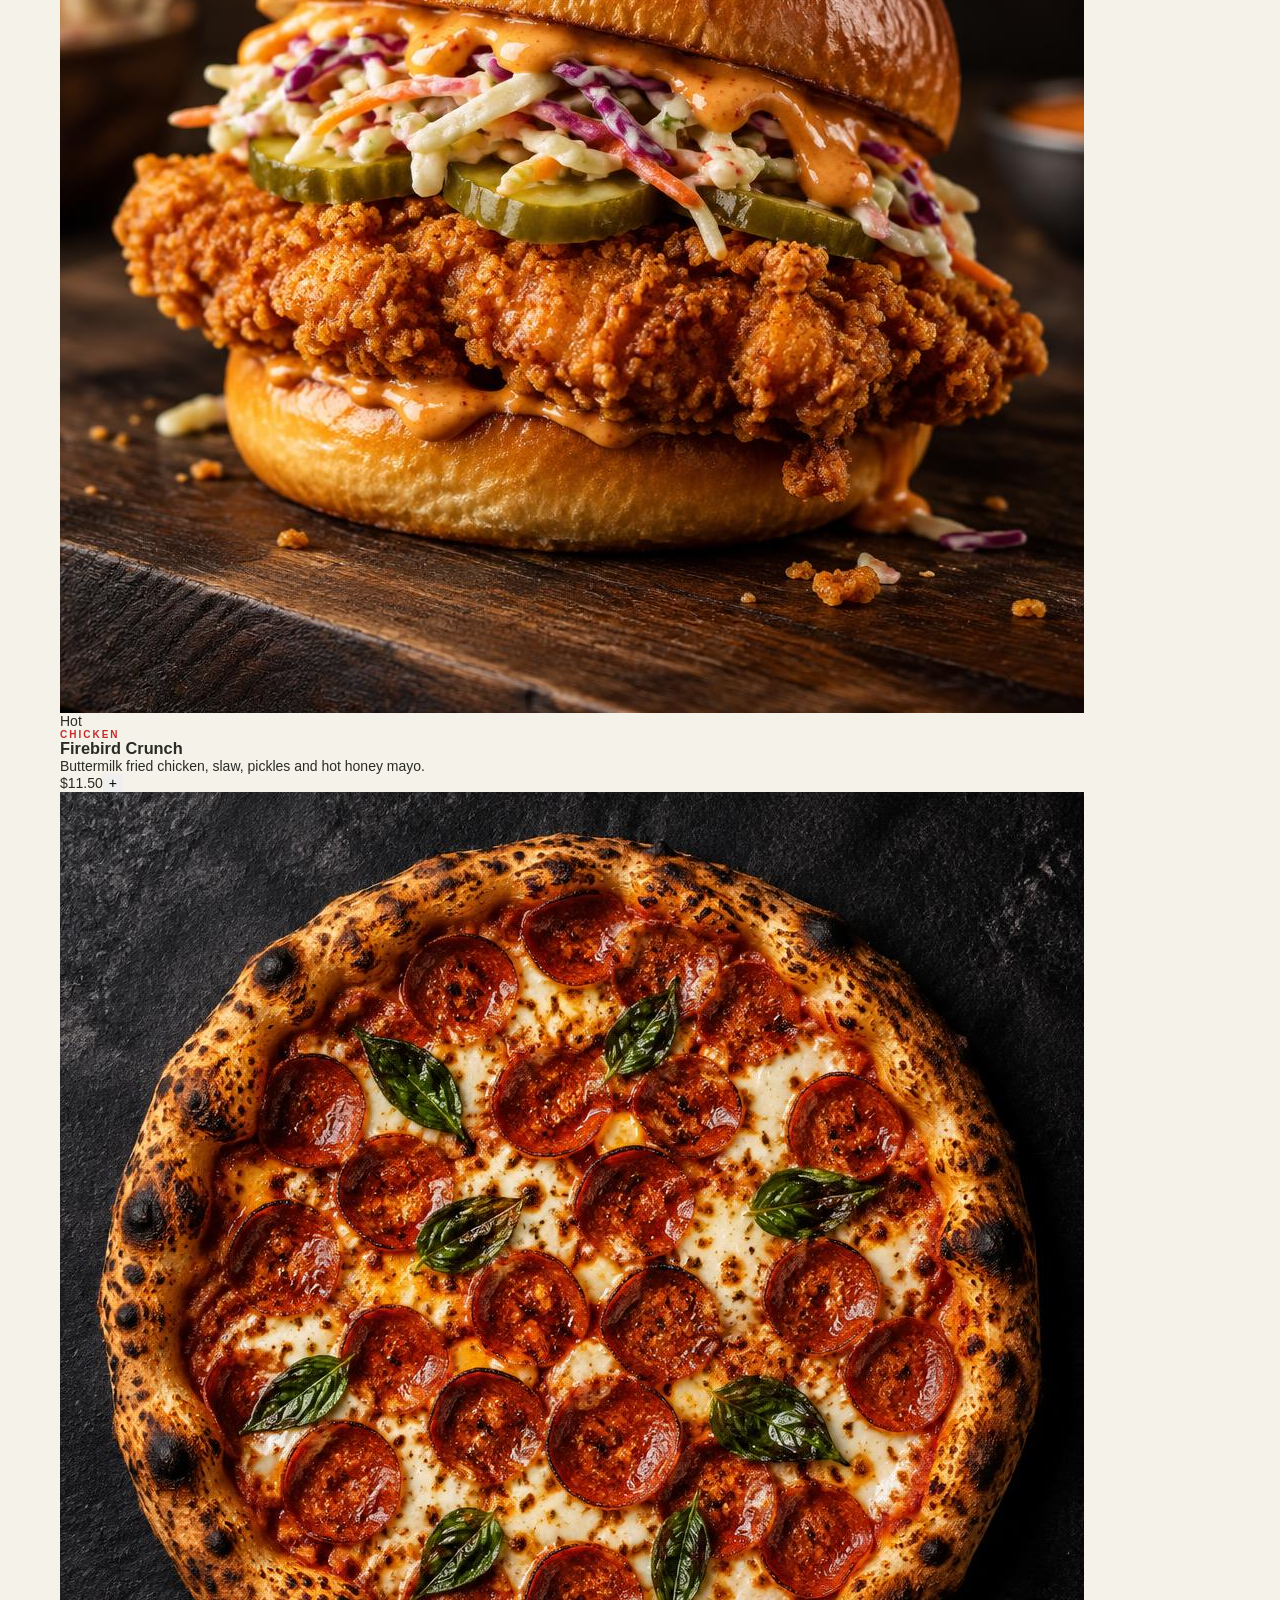
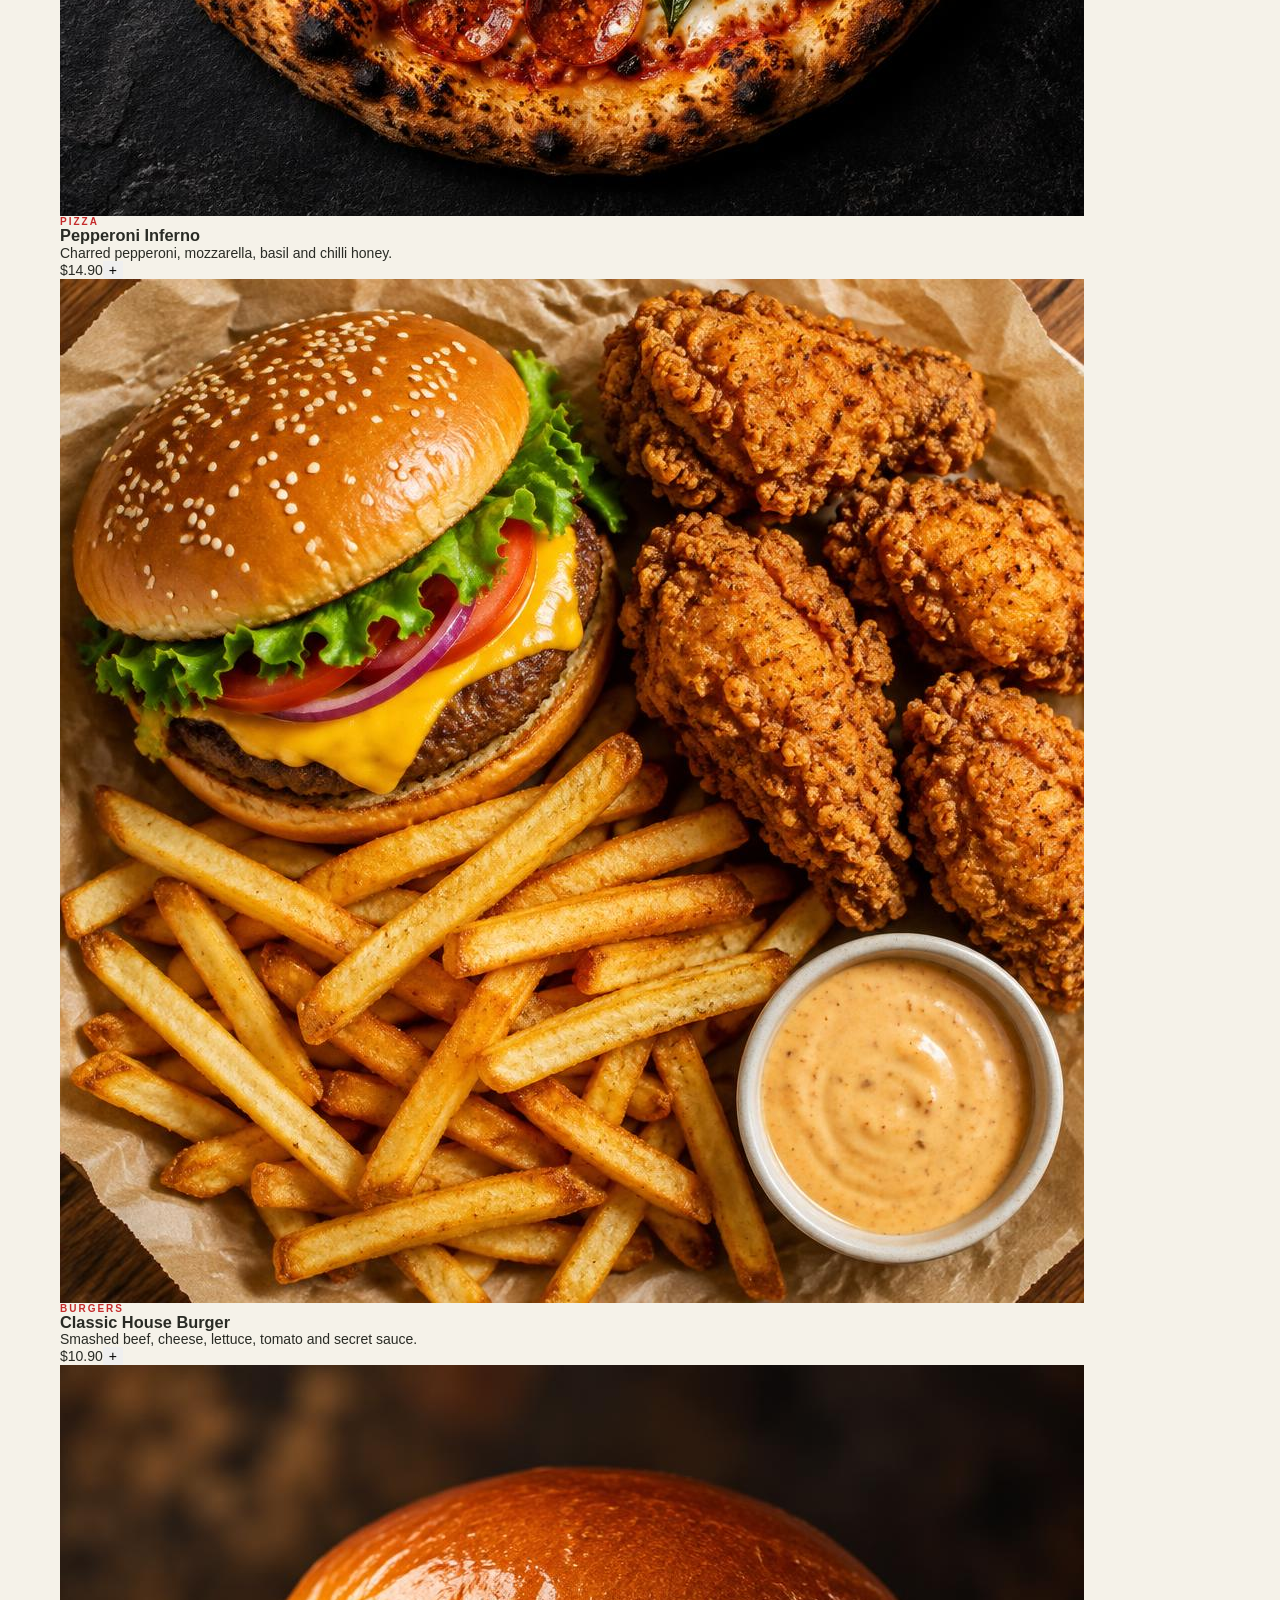
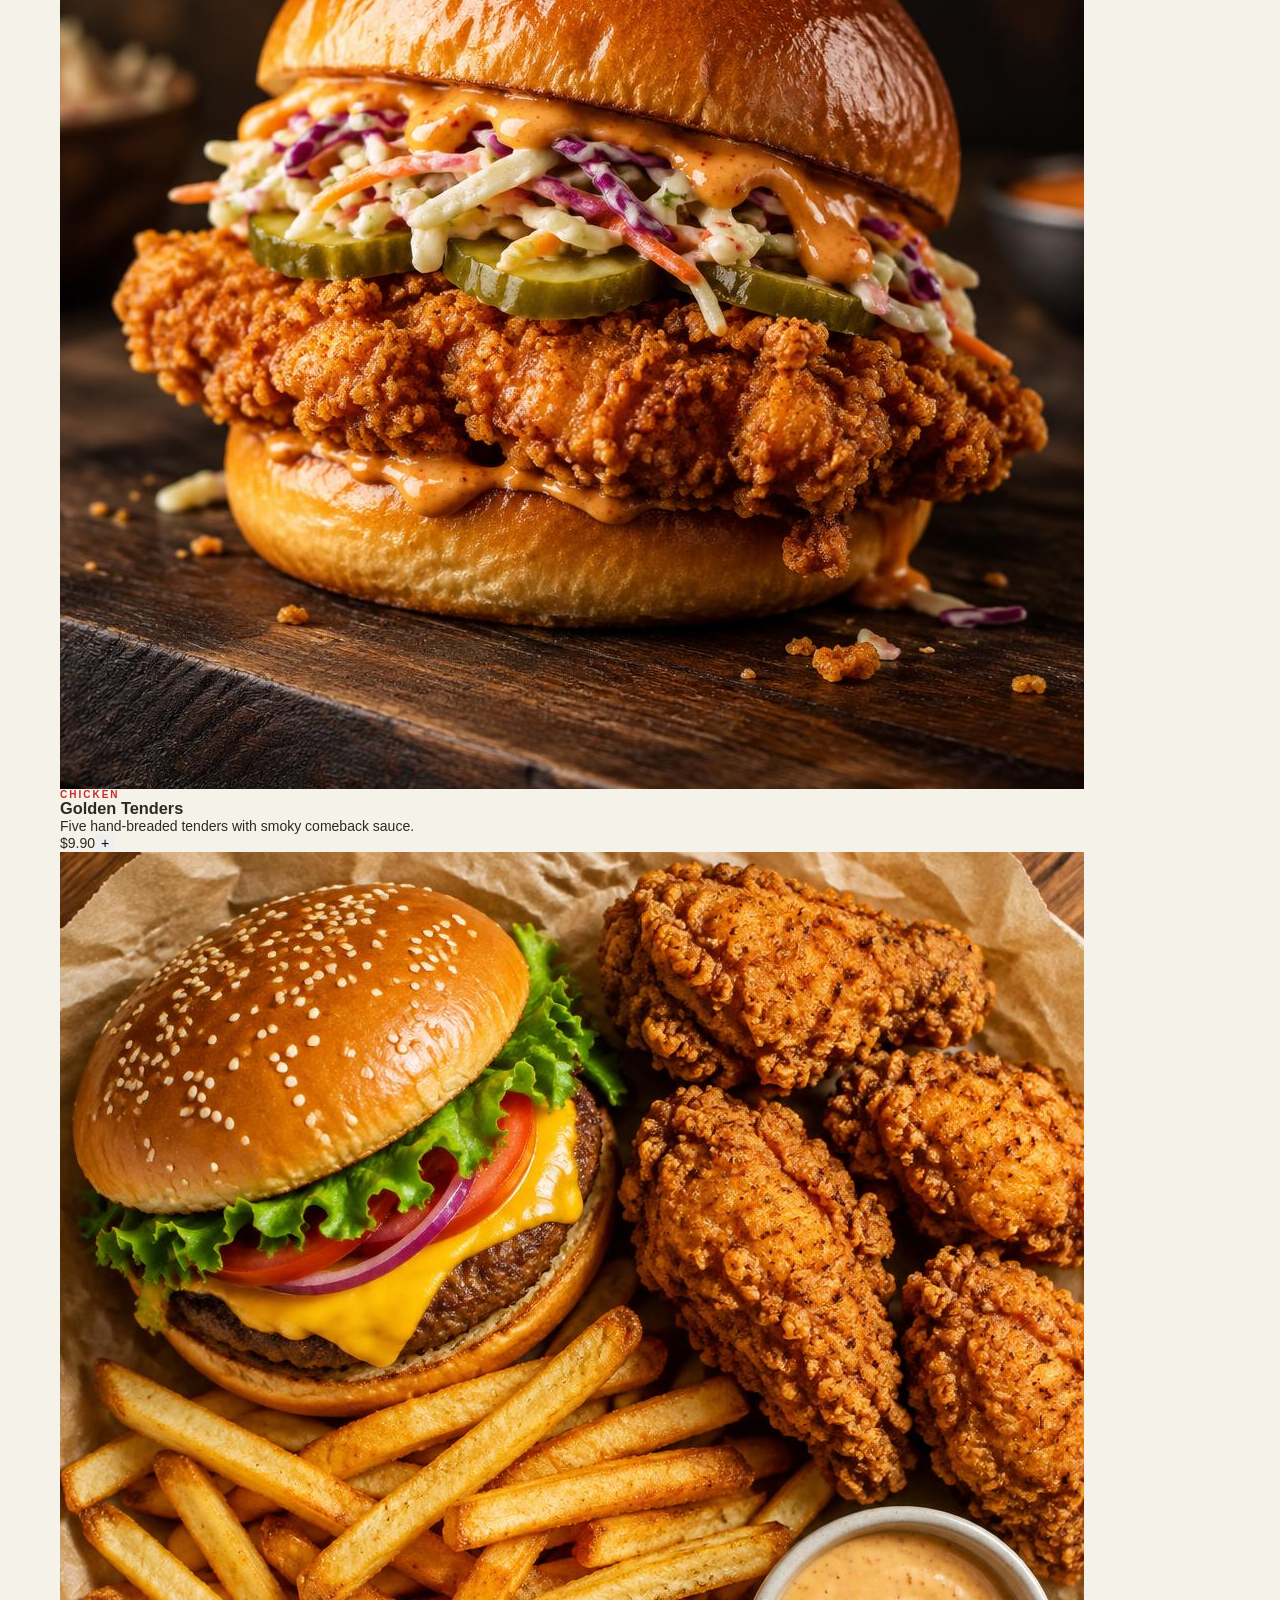
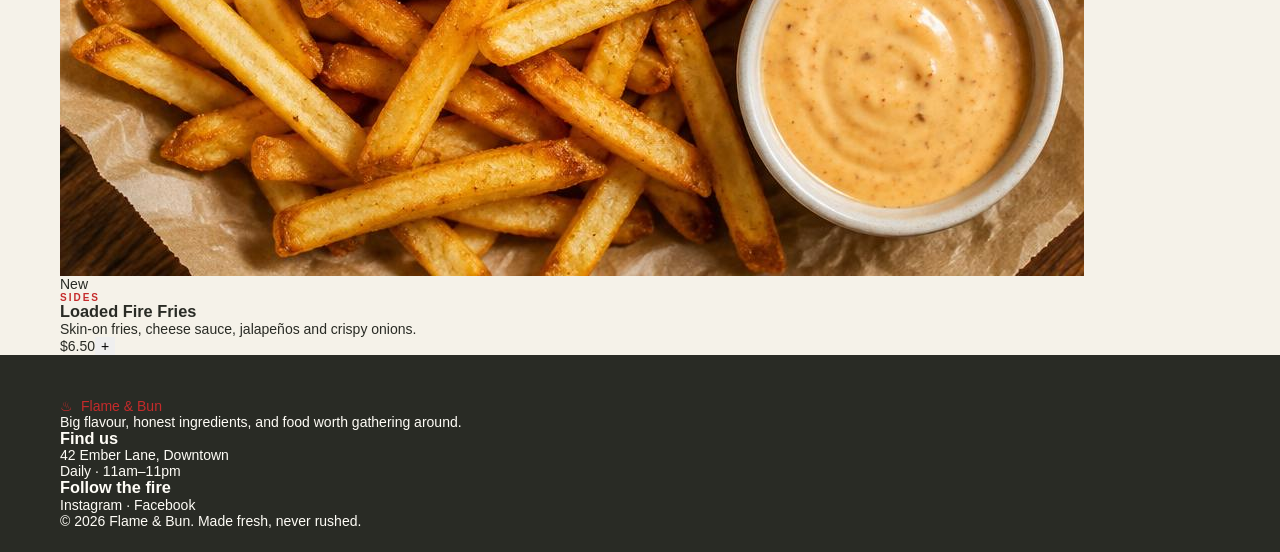
<file: menu.html>
<!doctype html><html lang="en"><head><meta charset="UTF-8"><meta name="viewport" content="width=device-width,initial-scale=1"><title>Menu — Flame & Bun</title><meta name="description" content="Explore bold burgers, crispy chicken, fire-baked pizza and loaded sides."><link rel="stylesheet" href="styles.css"></head><body data-page="menu"><div class="topbar">Free delivery on orders over $25 <b>•</b> Open daily 11am–11pm</div><header class="header"><div class="nav-wrap"><a class="brand" href="index.html"><span class="brand-mark">♨</span>Flame <em>&</em> Bun</a><nav class="nav"><a data-page="home" href="index.html">Home</a><a data-page="menu" href="menu.html">Menu</a><a data-page="about" href="about.html">Our story</a><a data-page="offers" href="offers.html">Offers</a><a data-page="contact" href="contact.html">Contact</a></nav><div class="actions"><a class="btn order-btn" href="menu.html">Order now ↗</a><button class="btn cart">▢<span class="cart-count"></span></button><button class="btn menu-toggle">☰</button></div></div></header><main><section class="section-head dark"><div class="container"><p class="eyebrow on-dark">Made to order</p><h1 class="display">The full menu</h1><p>Pick a favourite or try something new. Every dish lands hot, loud and ready to eat.</p></div></section><section class="section"><div class="container"><div class="filters"><button class="btn outline filter active" data-filter="All">All</button><button class="btn outline filter" data-filter="Burgers">Burgers</button><button class="btn outline filter" data-filter="Chicken">Chicken</button><button class="btn outline filter" data-filter="Pizza">Pizza</button><button class="btn outline filter" data-filter="Sides">Sides</button></div><div class="cards"><article class="card menu-card" data-category="Burgers"><div class="card-media"><img src="assets/food-feast.jpg" alt="The Double Standard"><span class="badge">Bestseller</span></div><div class="card-body"><p class="eyebrow">Burgers</p><h3>The Double Standard</h3><p>Two smashed patties, cheddar, pickles, onion and house sauce.</p><div class="card-bottom"><span class="price">$12.90</span><button class="btn add" aria-label="Add The Double Standard">+</button></div></div></article><article class="card menu-card" data-category="Chicken"><div class="card-media"><img src="assets/chicken-burger.jpg" alt="Firebird Crunch"><span class="badge">Hot</span></div><div class="card-body"><p class="eyebrow">Chicken</p><h3>Firebird Crunch</h3><p>Buttermilk fried chicken, slaw, pickles and hot honey mayo.</p><div class="card-bottom"><span class="price">$11.50</span><button class="btn add" aria-label="Add Firebird Crunch">+</button></div></div></article><article class="card menu-card" data-category="Pizza"><div class="card-media"><img src="assets/pizza.jpg" alt="Pepperoni Inferno"></div><div class="card-body"><p class="eyebrow">Pizza</p><h3>Pepperoni Inferno</h3><p>Charred pepperoni, mozzarella, basil and chilli honey.</p><div class="card-bottom"><span class="price">$14.90</span><button class="btn add" aria-label="Add Pepperoni Inferno">+</button></div></div></article><article class="card menu-card" data-category="Burgers"><div class="card-media"><img src="assets/food-feast.jpg" alt="Classic House Burger"></div><div class="card-body"><p class="eyebrow">Burgers</p><h3>Classic House Burger</h3><p>Smashed beef, cheese, lettuce, tomato and secret sauce.</p><div class="card-bottom"><span class="price">$10.90</span><button class="btn add" aria-label="Add Classic House Burger">+</button></div></div></article><article class="card menu-card" data-category="Chicken"><div class="card-media"><img src="assets/chicken-burger.jpg" alt="Golden Tenders"></div><div class="card-body"><p class="eyebrow">Chicken</p><h3>Golden Tenders</h3><p>Five hand-breaded tenders with smoky comeback sauce.</p><div class="card-bottom"><span class="price">$9.90</span><button class="btn add" aria-label="Add Golden Tenders">+</button></div></div></article><article class="card menu-card" data-category="Sides"><div class="card-media"><img src="assets/food-feast.jpg" alt="Loaded Fire Fries"><span class="badge">New</span></div><div class="card-body"><p class="eyebrow">Sides</p><h3>Loaded Fire Fries</h3><p>Skin-on fries, cheese sauce, jalapeños and crispy onions.</p><div class="card-bottom"><span class="price">$6.50</span><button class="btn add" aria-label="Add Loaded Fire Fries">+</button></div></div></article></div></div></section></main><footer class="footer"><div class="container footer-grid"><div><a class="brand" href="index.html"><span class="brand-mark">♨</span>Flame & Bun</a><p>Big flavour, honest ingredients, and food worth gathering around.</p></div><div><h3>Find us</h3><p>42 Ember Lane, Downtown<br>Daily · 11am–11pm</p></div><div><h3>Follow the fire</h3><p>Instagram · Facebook</p></div></div><div class="container copyright">© 2026 Flame & Bun. Made fresh, never rushed.</div></footer><script src="script.js"></script></body></html>
</file>
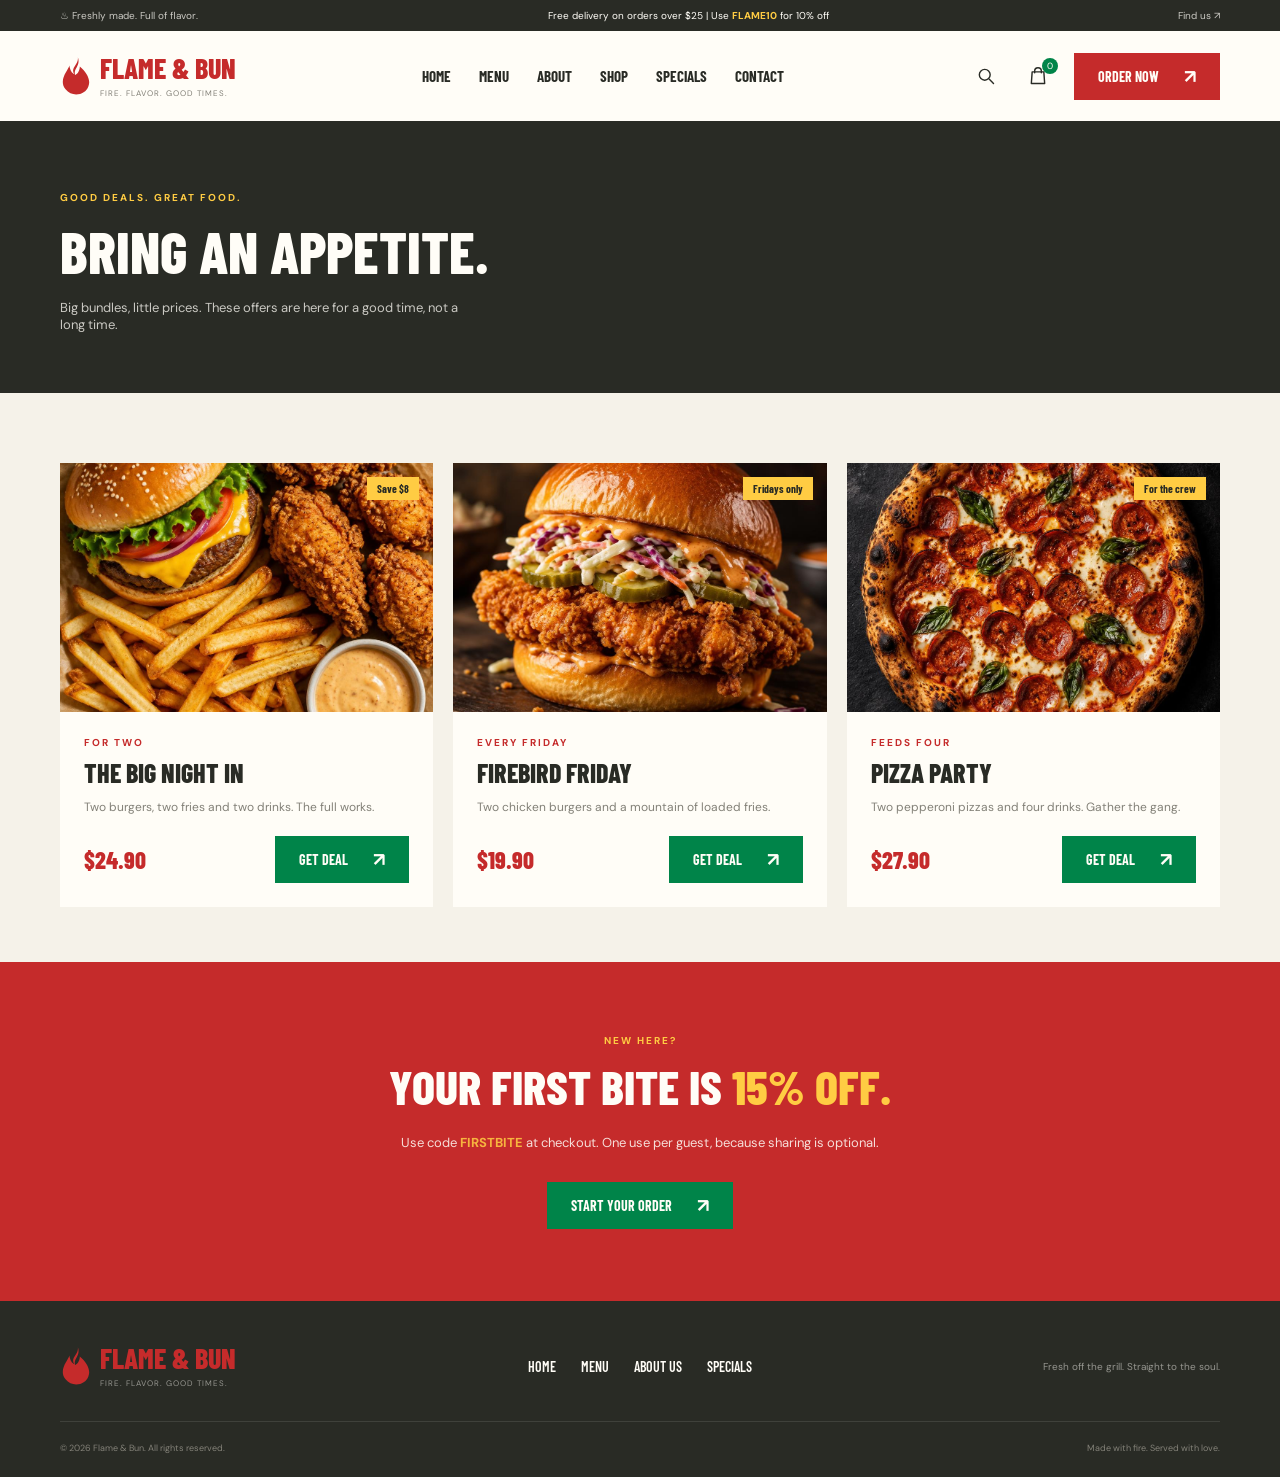
<file: offers.html>
<!DOCTYPE html>

<html lang="en">
<head>
<meta charset="utf-8"/><meta content="width=device-width, initial-scale=1.0" name="viewport"/>
<title>Offers — Flame &amp; Bun</title>
<meta content="Limited-time deals, bundles and meal offers from Flame &amp; Bun." name="description"/>
<meta content="Offers — Flame &amp; Bun" property="og:title"/><meta content="Limited-time deals, bundles and meal offers from Flame &amp; Bun." property="og:description"/><meta content="website" property="og:type"/><meta content="summary_large_image" name="twitter:card"/>
<link href="favicon.svg" rel="icon" type="image/svg+xml"/><link href="fonts.css" rel="stylesheet"/><link href="styles.css" rel="stylesheet"/><script defer="" src="app.js"></script>
</head>
<body data-page="offers">
<svg style="display:none" xmlns="http://www.w3.org/2000/svg"><symbol id="flame" viewbox="0 0 32 40"><path d="M18 0c3 10-5 12-3 19 3-1 5-5 5-9 7 6 12 14 9 21-3 9-17 12-24 3C-3 24 8 14 9 9c1 6 3 8 5 9C10 11 19 8 18 0Z"></path></symbol><symbol id="bag" viewbox="0 0 24 24"><path d="M5 7h14l1 14H4L5 7Z"></path><path d="M8 8V6a4 4 0 0 1 8 0v2"></path></symbol><symbol id="search" viewbox="0 0 24 24"><circle cx="10.5" cy="10.5" r="6.5"></circle><path d="m16 16 5 5"></path></symbol><symbol id="leaf" viewbox="0 0 24 24"><path d="M20 3C9 2 3 7 5 15c8 4 15-3 15-12Z"></path><path d="m3 21 12-12"></path></symbol><symbol id="truck" viewbox="0 0 24 24"><path d="M2 5h12v12H2V5Zm12 5h4l4 5v2h-8"></path><circle cx="6" cy="18" r="2"></circle><circle cx="18" cy="18" r="2"></circle></symbol></svg>
<div class="topbar"><div class="container"><span class="tiny">♨   Freshly made. Full of flavor.</span><span>Free delivery on orders over $25   |   Use <strong>FLAME10</strong> for 10% off</span><a class="tiny" href="contact.html">Find us   ↗</a></div></div>
<header class="header"><div class="container header-inner"><a aria-label="Flame and Bun home" class="brand" href="index.html"><svg><use href="#flame"></use></svg><div><strong>FLAME<span> &amp; </span>BUN</strong><small>FIRE. FLAVOR. GOOD TIMES.</small></div></a><nav aria-label="Main navigation" class="nav" id="navigation"><a href="index.html">HOME</a><a href="menu.html">MENU</a><a href="about.html">ABOUT</a><a href="shop.html">SHOP</a><a href="specials.html">SPECIALS</a><a href="contact.html">CONTACT</a></nav><div class="header-actions"><button aria-label="Search the menu" class="icon-button" id="search-open"><svg><use href="#search"></use></svg></button><button aria-label="Open your order" class="icon-button" id="cart-open"><svg><use href="#bag"></use></svg><span class="cart-count" id="cart-count">0</span></button><a class="button button-red" href="menu.html">ORDER NOW <span>↗</span></a><button aria-expanded="false" aria-label="Toggle navigation" class="icon-button menu-toggle" id="menu-toggle"><svg viewbox="0 0 24 24"><path d="M3 6h18M3 12h18M3 18h18"></path></svg></button></div></div></header>
<div class="search-panel" id="search-panel"><form id="search-form"><input aria-label="Search dishes" id="search-input" placeholder="What are you craving?" type="search"/><button class="button" type="submit">SEARCH <span>↗</span></button></form></div>
<main>
  <section class="offers-hero">
    <div class="container">
      <div class="eyebrow">GOOD DEALS. GREAT FOOD.</div>
      <h1 class="page-heading">BRING AN APPETITE.</h1>
      <p>Big bundles, little prices. These offers are here for a good time, not a long time.</p>
    </div>
  </section>
  <section class="offers-grid-section">
    <div class="container">
      <div class="offers-grid">
        <article class="offer-card">
          <div class="offer-card-media">
            <img alt="The Big Night In — two burgers, two fries and two drinks" height="556" loading="lazy" src="assets/food-feast.jpg" width="832"/>
            <span class="offer-card-badge">Save $8</span>
          </div>
          <div class="offer-card-body">
            <div class="eyebrow">FOR TWO</div>
            <h3>THE BIG NIGHT IN</h3>
            <p>Two burgers, two fries and two drinks. The full works.</p>
            <div class="offer-card-bottom">
              <span class="offer-card-price">$24.90</span>
              <a class="button" href="menu.html">GET DEAL <span>↗</span></a>
            </div>
          </div>
        </article>
        <article class="offer-card">
          <div class="offer-card-media">
            <img alt="Firebird Friday — two chicken burgers and loaded fries" height="556" loading="lazy" src="assets/chicken-burger.jpg" width="832"/>
            <span class="offer-card-badge">Fridays only</span>
          </div>
          <div class="offer-card-body">
            <div class="eyebrow">EVERY FRIDAY</div>
            <h3>FIREBIRD FRIDAY</h3>
            <p>Two chicken burgers and a mountain of loaded fries.</p>
            <div class="offer-card-bottom">
              <span class="offer-card-price">$19.90</span>
              <a class="button" href="menu.html">GET DEAL <span>↗</span></a>
            </div>
          </div>
        </article>
        <article class="offer-card">
          <div class="offer-card-media">
            <img alt="Pizza Party — two pepperoni pizzas and four drinks" height="556" loading="lazy" src="assets/pizza.jpg" width="832"/>
            <span class="offer-card-badge">For the crew</span>
          </div>
          <div class="offer-card-body">
            <div class="eyebrow">FEEDS FOUR</div>
            <h3>PIZZA PARTY</h3>
            <p>Two pepperoni pizzas and four drinks. Gather the gang.</p>
            <div class="offer-card-bottom">
              <span class="offer-card-price">$27.90</span>
              <a class="button" href="menu.html">GET DEAL <span>↗</span></a>
            </div>
          </div>
        </article>
      </div>
    </div>
  </section>
  <section class="offers-band">
    <div class="container">
      <div class="eyebrow">NEW HERE?</div>
      <h2>YOUR FIRST BITE IS <span>15% OFF.</span></h2>
      <p>Use code <strong>FIRSTBITE</strong> at checkout. One use per guest, because sharing is optional.</p>
      <a class="button" href="menu.html">START YOUR ORDER <span>↗</span></a>
    </div>
  </section>
</main>
<footer class="footer" id="contact"><div class="container"><div class="footer-top"><a class="brand" href="index.html"><svg><use href="#flame"></use></svg><div><strong>FLAME &amp; BUN</strong><small>FIRE. FLAVOR. GOOD TIMES.</small></div></a><nav aria-label="Footer navigation"><a href="index.html">HOME</a><a href="menu.html">MENU</a><a href="about.html">ABOUT US</a><a href="specials.html">SPECIALS</a></nav><span class="footer-copy">Fresh off the grill. Straight to the soul.</span></div><div class="footer-bottom"><span>© 2026 Flame &amp; Bun. All rights reserved.</span><span>Made with fire. Served with love.</span></div></div></footer>
<div class="drawer" id="cart-drawer"><section aria-labelledby="order-title" aria-modal="true" class="drawer-panel" role="dialog"><div class="drawer-heading"><h2 id="order-title">YOUR ORDER</h2><button aria-label="Close your order" class="icon-button" id="cart-close">✕</button></div><div id="cart-items"></div><div class="cart-total"><span>Subtotal</span><span id="cart-total">$0.00</span></div><a class="button" href="menu.html" onclick="document.getElementById('cart-drawer').classList.remove('open');document.body.style.overflow=''">KEEP EXPLORING <span>↗</span></a><p class="cart-disclaimer">This is a sample restaurant menu. Online checkout and delivery are not available.</p></section></div><div aria-live="polite" class="toast" id="toast" role="status"></div>
</body></html>
</file>
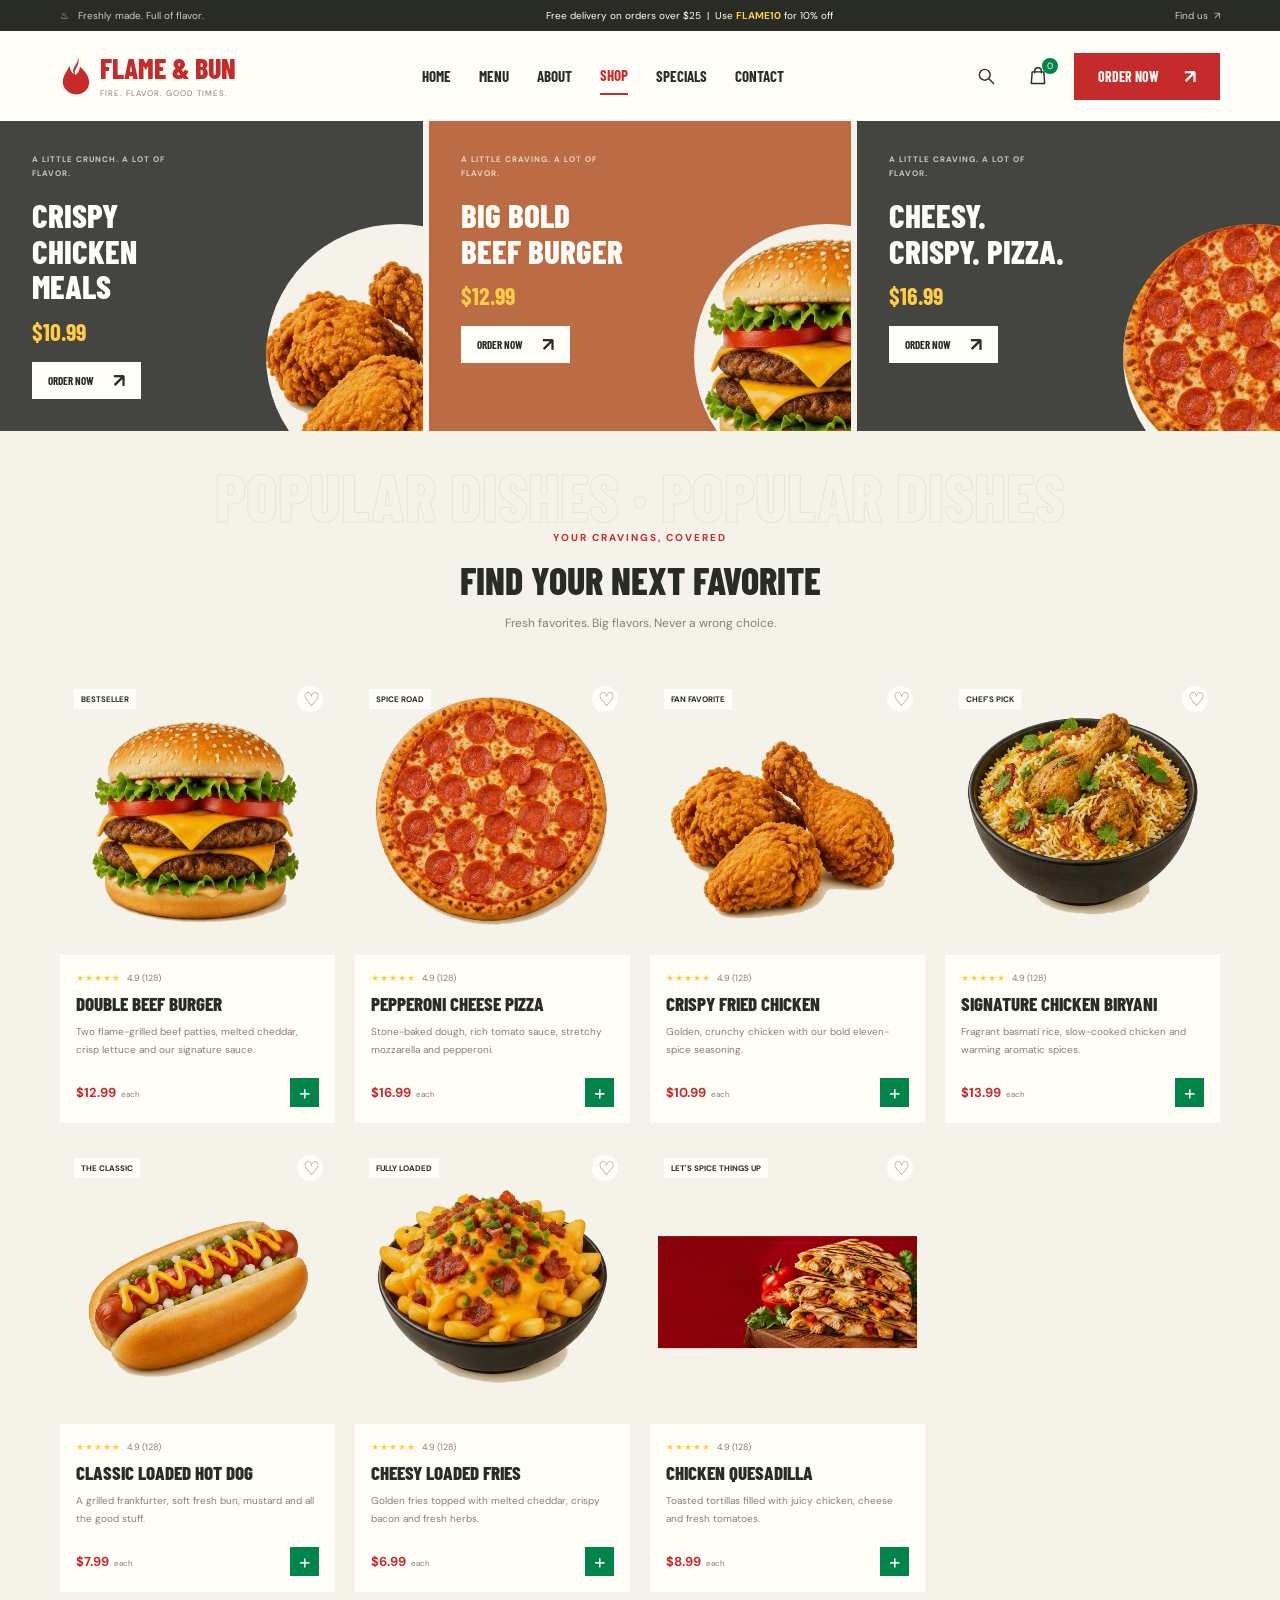
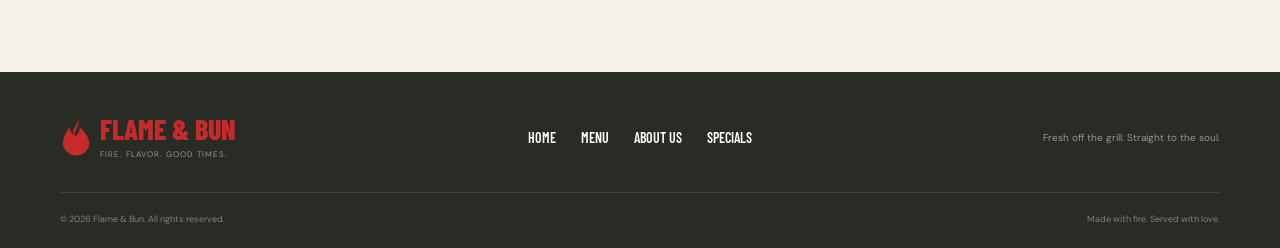
<file: shop.html>
<!DOCTYPE html>
<html lang="en">
<head>
  <meta charset="utf-8" />
  <meta name="viewport" content="width=device-width, initial-scale=1.0" />
  <title>Shop — Flame &amp; Bun</title>
  <meta name="description" content="Discover Flame &amp; Bun's crispy chicken, beef burger and pizza favorites." />
  <meta property="og:title" content="Shop — Flame &amp; Bun" />
  <meta property="og:description" content="Discover Flame &amp; Bun's crispy chicken, beef burger and pizza favorites." />
  <meta property="og:type" content="website" />
  <meta name="twitter:card" content="summary_large_image" />
  <link rel="icon" href="favicon.svg" type="image/svg+xml" />
  <link rel="stylesheet" href="fonts.css" />
  <link rel="stylesheet" href="styles.css" />
  <script defer src="app.js"></script>
</head>
<body data-page="shop">

  <!-- SVG sprite -->
  <svg style="display:none" xmlns="http://www.w3.org/2000/svg">
    <symbol id="flame" viewBox="0 0 32 40">
      <path d="M18 0c3 10-5 12-3 19 3-1 5-5 5-9 7 6 12 14 9 21-3 9-17 12-24 3C-3 24 8 14 9 9c1 6 3 8 5 9C10 11 19 8 18 0Z" />
    </symbol>
    <symbol id="bag" viewBox="0 0 24 24">
      <path d="M5 7h14l1 14H4L5 7Z" />
      <path d="M8 8V6a4 4 0 0 1 8 0v2" />
    </symbol>
    <symbol id="search" viewBox="0 0 24 24">
      <circle cx="10.5" cy="10.5" r="6.5" />
      <path d="m16 16 5 5" />
    </symbol>
    <symbol id="leaf" viewBox="0 0 24 24">
      <path d="M20 3C9 2 3 7 5 15c8 4 15-3 15-12Z" />
      <path d="m3 21 12-12" />
    </symbol>
    <symbol id="truck" viewBox="0 0 24 24">
      <path d="M2 5h12v12H2V5Zm12 5h4l4 5v2h-8" />
      <circle cx="6" cy="18" r="2" />
      <circle cx="18" cy="18" r="2" />
    </symbol>
  </svg>

  <!-- Topbar -->
  <div class="topbar">
    <div class="container">
      <span class="tiny">♨&nbsp;&nbsp; Freshly made. Full of flavor.</span>
      <span>Free delivery on orders over $25 &nbsp;|&nbsp; Use <strong>FLAME10</strong> for 10% off</span>
      <a class="tiny" href="contact.html">Find us &nbsp;↗</a>
    </div>
  </div>

  <!-- Header -->
  <header class="header">
    <div class="container header-inner">
      <a class="brand" href="index.html" aria-label="Flame and Bun home">
        <svg><use href="#flame" /></svg>
        <div>
          <strong>FLAME<span> &amp; </span>BUN</strong>
          <small>FIRE. FLAVOR. GOOD TIMES.</small>
        </div>
      </a>

      <nav class="nav" id="navigation" aria-label="Main navigation">
        <a href="index.html">HOME</a>
        <a href="menu.html">MENU</a>
        <a href="about.html">ABOUT</a>
        <a href="shop.html" class="active" aria-current="page">SHOP</a>
        <a href="specials.html">SPECIALS</a>
        <a href="contact.html">CONTACT</a>
      </nav>

      <div class="header-actions">
        <button class="icon-button" id="search-open" aria-label="Search the menu">
          <svg><use href="#search" /></svg>
        </button>
        <button class="icon-button" id="cart-open" aria-label="Open your order">
          <svg><use href="#bag" /></svg>
          <span class="cart-count" id="cart-count">0</span>
        </button>
        <a class="button button-red" href="menu.html">ORDER NOW <span>↗</span></a>
        <button class="icon-button menu-toggle" id="menu-toggle" aria-label="Toggle navigation" aria-expanded="false">
          <svg viewBox="0 0 24 24"><path d="M3 6h18M3 12h18M3 18h18" /></svg>
        </button>
      </div>
    </div>
  </header>

  <!-- Search panel -->
  <div class="search-panel" id="search-panel">
    <form id="search-form">
      <input type="search" id="search-input" placeholder="What are you craving?" aria-label="Search dishes" />
      <button class="button" type="submit">SEARCH <span>↗</span></button>
    </form>
  </div>

  <main>

    <!-- Deals -->
    <section class="deals" id="deals" aria-label="Our favorite meals">
      <article class="deal">
        <div class="eyebrow">A LITTLE CRUNCH. A LOT OF<br />FLAVOR.</div>
        <h3>CRISPY<br />CHICKEN<br />MEALS</h3>
        <div class="deal-price">$10.99</div>
        <button class="button button-light" data-add="chicken">ORDER NOW <span>↗</span></button>
        <div class="deal-image">
          <img src="images/chicken.png" alt="Crispy chicken meal" width="512" height="512" loading="lazy" />
        </div>
      </article>
      <article class="deal">
        <div class="eyebrow">A LITTLE CRAVING. A LOT OF<br />FLAVOR.</div>
        <h3>BIG BOLD<br />BEEF BURGER</h3>
        <div class="deal-price">$12.99</div>
        <button class="button button-light" data-add="burger">ORDER NOW <span>↗</span></button>
        <div class="deal-image">
          <img src="images/burger.png" alt="Big bold beef burger" width="512" height="512" loading="lazy" />
        </div>
      </article>
      <article class="deal">
        <div class="eyebrow">A LITTLE CRAVING. A LOT OF<br />FLAVOR.</div>
        <h3>CHEESY.<br />CRISPY. PIZZA.</h3>
        <div class="deal-price">$16.99</div>
        <button class="button button-light" data-add="pizza">ORDER NOW <span>↗</span></button>
        <div class="deal-image">
          <img src="images/pizza.png" alt="Cheesy pepperoni pizza" width="512" height="512" loading="lazy" />
        </div>
      </article>
    </section>

    <!-- All dishes -->
    <section class="menu-section" id="menu">
      <div class="outline-title" aria-hidden="true">POPULAR DISHES · POPULAR DISHES</div>
      <div class="container">
        <div class="section-heading">
          <div class="eyebrow">YOUR CRAVINGS, COVERED</div>
          <h1 class="page-heading">FIND YOUR NEXT FAVORITE</h1>
          <p>Fresh favorites. Big flavors. Never a wrong choice.</p>
        </div>
        <div class="dish-grid" id="dish-grid" data-all="true"></div>
      </div>
    </section>

  </main>

  <!-- Footer -->
  <footer class="footer" id="contact">
    <div class="container">
      <div class="footer-top">
        <a class="brand" href="index.html">
          <svg><use href="#flame" /></svg>
          <div>
            <strong>FLAME &amp; BUN</strong>
            <small>FIRE. FLAVOR. GOOD TIMES.</small>
          </div>
        </a>
        <nav aria-label="Footer navigation">
          <a href="index.html">HOME</a>
          <a href="menu.html">MENU</a>
          <a href="about.html">ABOUT US</a>
          <a href="specials.html">SPECIALS</a>
        </nav>
        <span class="footer-copy">Fresh off the grill. Straight to the soul.</span>
      </div>
      <div class="footer-bottom">
        <span>&copy; 2026 Flame &amp; Bun. All rights reserved.</span>
        <span>Made with fire. Served with love.</span>
      </div>
    </div>
  </footer>

  <!-- Cart drawer -->
  <div class="drawer" id="cart-drawer">
    <section class="drawer-panel" role="dialog" aria-modal="true" aria-labelledby="order-title">
      <div class="drawer-heading">
        <h2 id="order-title">YOUR ORDER</h2>
        <button class="icon-button" id="cart-close" aria-label="Close your order">&#10005;</button>
      </div>
      <div id="cart-items"></div>
      <div class="cart-total">
        <span>Subtotal</span>
        <span id="cart-total">$0.00</span>
      </div>
      <a class="button" href="menu.html" onclick="document.getElementById('cart-drawer').classList.remove('open');document.body.style.overflow=''">
        KEEP EXPLORING <span>↗</span>
      </a>
      <p class="cart-disclaimer">This is a sample restaurant menu. Online checkout and delivery are not available.</p>
    </section>
  </div>

  <!-- Toast -->
  <div class="toast" id="toast" role="status" aria-live="polite"></div>

</body>
</html>
</file>
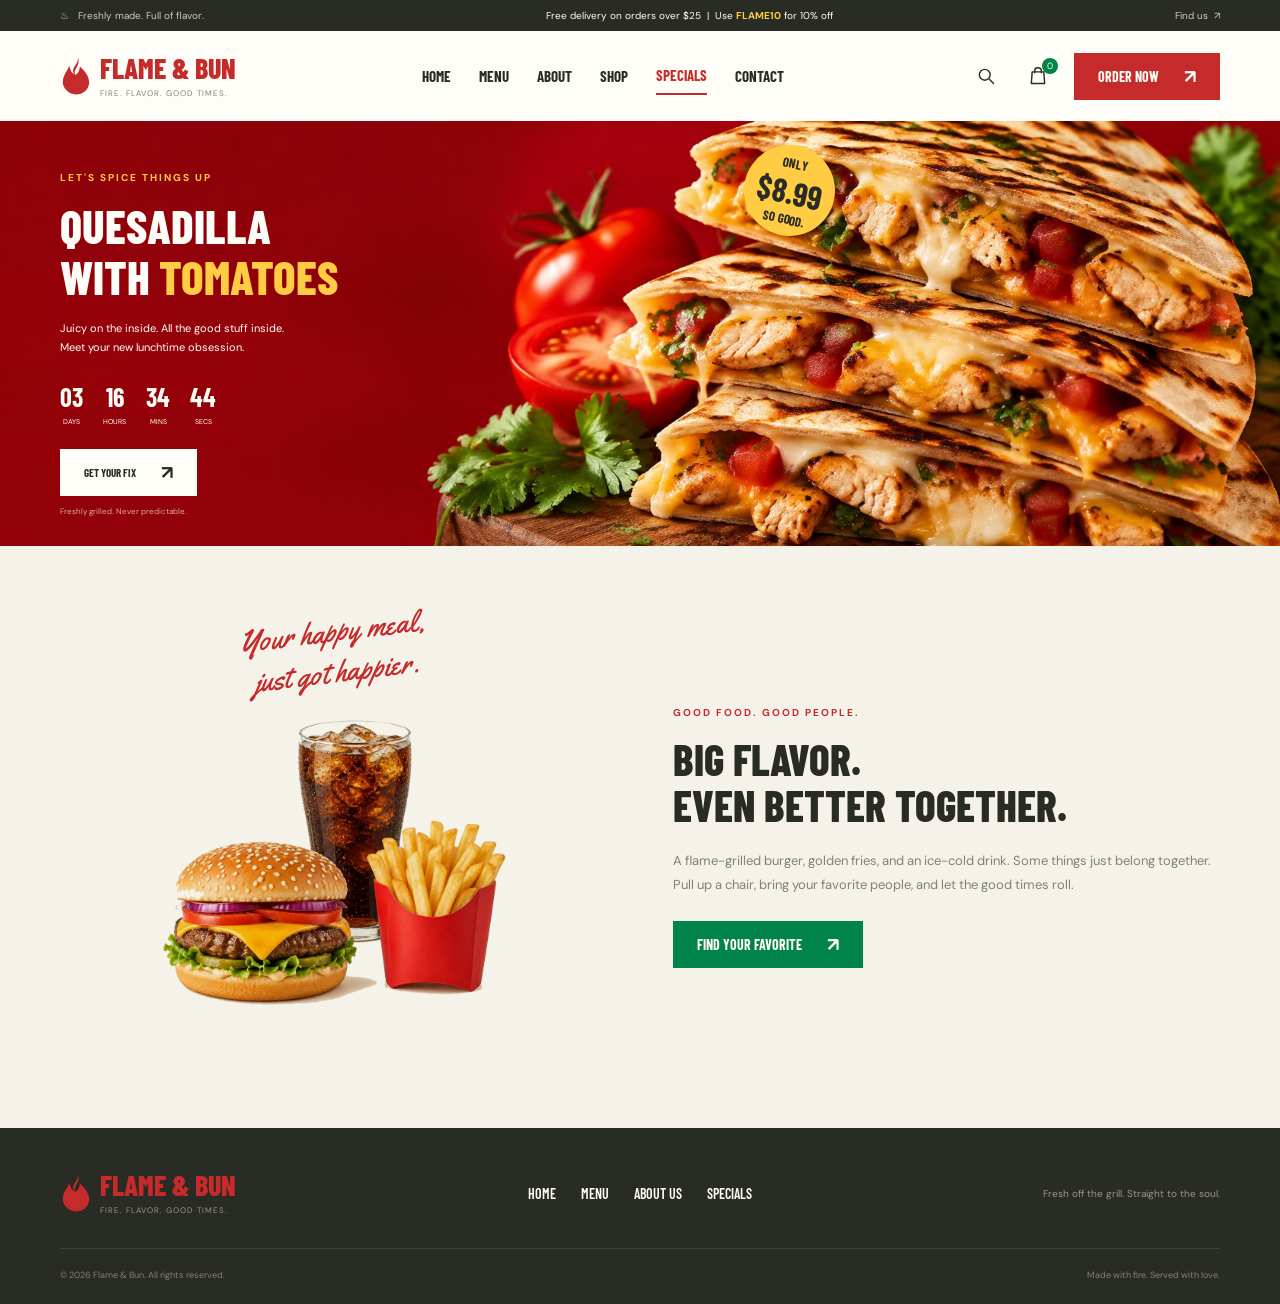
<file: specials.html>
<!DOCTYPE html>
<html lang="en">
<head>
  <meta charset="utf-8" />
  <meta name="viewport" content="width=device-width, initial-scale=1.0" />
  <title>Specials — Flame &amp; Bun</title>
  <meta name="description" content="Discover our grilled chicken quesadilla and favorite meal combinations." />
  <meta property="og:title" content="Specials — Flame &amp; Bun" />
  <meta property="og:description" content="Discover our grilled chicken quesadilla and favorite meal combinations." />
  <meta property="og:type" content="website" />
  <meta name="twitter:card" content="summary_large_image" />
  <link rel="icon" href="favicon.svg" type="image/svg+xml" />
  <link rel="stylesheet" href="fonts.css" />
  <link rel="stylesheet" href="styles.css" />
  <script defer src="app.js"></script>
</head>
<body data-page="specials">

  <!-- SVG sprite -->
  <svg style="display:none" xmlns="http://www.w3.org/2000/svg">
    <symbol id="flame" viewBox="0 0 32 40">
      <path d="M18 0c3 10-5 12-3 19 3-1 5-5 5-9 7 6 12 14 9 21-3 9-17 12-24 3C-3 24 8 14 9 9c1 6 3 8 5 9C10 11 19 8 18 0Z" />
    </symbol>
    <symbol id="bag" viewBox="0 0 24 24">
      <path d="M5 7h14l1 14H4L5 7Z" />
      <path d="M8 8V6a4 4 0 0 1 8 0v2" />
    </symbol>
    <symbol id="search" viewBox="0 0 24 24">
      <circle cx="10.5" cy="10.5" r="6.5" />
      <path d="m16 16 5 5" />
    </symbol>
    <symbol id="leaf" viewBox="0 0 24 24">
      <path d="M20 3C9 2 3 7 5 15c8 4 15-3 15-12Z" />
      <path d="m3 21 12-12" />
    </symbol>
    <symbol id="truck" viewBox="0 0 24 24">
      <path d="M2 5h12v12H2V5Zm12 5h4l4 5v2h-8" />
      <circle cx="6" cy="18" r="2" />
      <circle cx="18" cy="18" r="2" />
    </symbol>
  </svg>

  <!-- Topbar -->
  <div class="topbar">
    <div class="container">
      <span class="tiny">♨&nbsp;&nbsp; Freshly made. Full of flavor.</span>
      <span>Free delivery on orders over $25 &nbsp;|&nbsp; Use <strong>FLAME10</strong> for 10% off</span>
      <a class="tiny" href="contact.html">Find us &nbsp;↗</a>
    </div>
  </div>

  <!-- Header -->
  <header class="header">
    <div class="container header-inner">
      <a class="brand" href="index.html" aria-label="Flame and Bun home">
        <svg><use href="#flame" /></svg>
        <div>
          <strong>FLAME<span> &amp; </span>BUN</strong>
          <small>FIRE. FLAVOR. GOOD TIMES.</small>
        </div>
      </a>

      <nav class="nav" id="navigation" aria-label="Main navigation">
        <a href="index.html">HOME</a>
        <a href="menu.html">MENU</a>
        <a href="about.html">ABOUT</a>
        <a href="shop.html">SHOP</a>
        <a href="specials.html" class="active" aria-current="page">SPECIALS</a>
        <a href="contact.html">CONTACT</a>
      </nav>

      <div class="header-actions">
        <button class="icon-button" id="search-open" aria-label="Search the menu">
          <svg><use href="#search" /></svg>
        </button>
        <button class="icon-button" id="cart-open" aria-label="Open your order">
          <svg><use href="#bag" /></svg>
          <span class="cart-count" id="cart-count">0</span>
        </button>
        <a class="button button-red" href="menu.html">ORDER NOW <span>↗</span></a>
        <button class="icon-button menu-toggle" id="menu-toggle" aria-label="Toggle navigation" aria-expanded="false">
          <svg viewBox="0 0 24 24"><path d="M3 6h18M3 12h18M3 18h18" /></svg>
        </button>
      </div>
    </div>
  </header>

  <!-- Search panel -->
  <div class="search-panel" id="search-panel">
    <form id="search-form">
      <input type="search" id="search-input" placeholder="What are you craving?" aria-label="Search dishes" />
      <button class="button" type="submit">SEARCH <span>↗</span></button>
    </form>
  </div>

  <main>

    <!-- Quesadilla special -->
    <section class="offer" id="specials">
      <img
        src="images/quesadilla.jpg"
        alt="Grilled chicken quesadillas with melted cheese and tomatoes"
        width="1920" height="832"
        loading="lazy"
      />
      <div class="container">
        <div class="eyebrow">LET'S SPICE THINGS UP</div>
        <h1 class="page-heading">QUESADILLA<br />WITH <span>TOMATOES</span></h1>
        <p>Juicy on the inside. All the good stuff inside.<br />Meet your new lunchtime obsession.</p>
        <div class="countdown" aria-label="Featured special">
          <div><strong>03</strong><small>DAYS</small></div>
          <div><strong>16</strong><small>HOURS</small></div>
          <div><strong>34</strong><small>MINS</small></div>
          <div><strong>44</strong><small>SECS</small></div>
        </div>
        <button class="button button-light" data-add="quesadilla">GET YOUR FIX <span>↗</span></button>
        <span class="offer-note">Freshly grilled. Never predictable.</span>
        <div class="offer-badge">
          <small>ONLY</small>
          <strong>$8.99</strong>
          <small>SO GOOD.</small>
        </div>
      </div>
    </section>

    <!-- Combo -->
    <section class="combo-section" id="combo">
      <div class="container combo-grid">
        <div>
          <span class="combo-script">Your happy meal,<br />just got happier.</span>
          <img src="images/combo.png" alt="Burger, fries and ice-cold cola meal" width="1024" height="1024" loading="lazy" />
        </div>
        <div>
          <div class="eyebrow">GOOD FOOD. GOOD PEOPLE.</div>
          <h2>BIG FLAVOR.<br />EVEN BETTER TOGETHER.</h2>
          <p class="body-copy">A flame-grilled burger, golden fries, and an ice-cold drink. Some things just belong together. Pull up a chair, bring your favorite people, and let the good times roll.</p>
          <a class="button" href="menu.html">FIND YOUR FAVORITE <span>↗</span></a>
        </div>
      </div>
    </section>

  </main>

  <!-- Footer -->
  <footer class="footer" id="contact">
    <div class="container">
      <div class="footer-top">
        <a class="brand" href="index.html">
          <svg><use href="#flame" /></svg>
          <div>
            <strong>FLAME &amp; BUN</strong>
            <small>FIRE. FLAVOR. GOOD TIMES.</small>
          </div>
        </a>
        <nav aria-label="Footer navigation">
          <a href="index.html">HOME</a>
          <a href="menu.html">MENU</a>
          <a href="about.html">ABOUT US</a>
          <a href="specials.html">SPECIALS</a>
        </nav>
        <span class="footer-copy">Fresh off the grill. Straight to the soul.</span>
      </div>
      <div class="footer-bottom">
        <span>&copy; 2026 Flame &amp; Bun. All rights reserved.</span>
        <span>Made with fire. Served with love.</span>
      </div>
    </div>
  </footer>

  <!-- Cart drawer -->
  <div class="drawer" id="cart-drawer">
    <section class="drawer-panel" role="dialog" aria-modal="true" aria-labelledby="order-title">
      <div class="drawer-heading">
        <h2 id="order-title">YOUR ORDER</h2>
        <button class="icon-button" id="cart-close" aria-label="Close your order">&#10005;</button>
      </div>
      <div id="cart-items"></div>
      <div class="cart-total">
        <span>Subtotal</span>
        <span id="cart-total">$0.00</span>
      </div>
      <a class="button" href="menu.html" onclick="document.getElementById('cart-drawer').classList.remove('open');document.body.style.overflow=''">
        KEEP EXPLORING <span>↗</span>
      </a>
      <p class="cart-disclaimer">This is a sample restaurant menu. Online checkout and delivery are not available.</p>
    </section>
  </div>

  <!-- Toast -->
  <div class="toast" id="toast" role="status" aria-live="polite"></div>

</body>
</html>
</file>
<file: fonts.css>
@font-face {
  font-family: 'Barlow Condensed';
  font-style: normal;
  font-weight: 600;
  font-display: swap;
  src: url(fonts/font-0.ttf) format('truetype');
}
@font-face {
  font-family: 'Barlow Condensed';
  font-style: normal;
  font-weight: 700;
  font-display: swap;
  src: url(fonts/font-1.ttf) format('truetype');
}
@font-face {
  font-family: 'Barlow Condensed';
  font-style: normal;
  font-weight: 800;
  font-display: swap;
  src: url(fonts/font-2.ttf) format('truetype');
}
@font-face {
  font-family: 'DM Sans';
  font-style: normal;
  font-weight: 400;
  font-display: swap;
  src: url(fonts/font-3.ttf) format('truetype');
}
@font-face {
  font-family: 'DM Sans';
  font-style: normal;
  font-weight: 500;
  font-display: swap;
  src: url(fonts/font-4.ttf) format('truetype');
}
@font-face {
  font-family: 'DM Sans';
  font-style: normal;
  font-weight: 600;
  font-display: swap;
  src: url(fonts/font-5.ttf) format('truetype');
}
@font-face {
  font-family: 'DM Sans';
  font-style: normal;
  font-weight: 700;
  font-display: swap;
  src: url(fonts/font-6.ttf) format('truetype');
}
@font-face {
  font-family: 'Yellowtail';
  font-style: normal;
  font-weight: 400;
  font-display: swap;
  src: url(fonts/font-7.ttf) format('truetype');
}
</file>
<file: styles.css>
:root {
  --background:   #f5f2e9;
  --surface:      #fffdf7;
  --foreground:   #292b25;
  --muted:        #838178;
  --primary:      #c52b2b;
  --green:        #008449;
  --yellow:       #ffcc43;
  --border:       #e6e2d7;
  --on-dark:      #fffdf7;
  --charcoal:     #444540;
  --rust:         #bb6c45;
  --font-body:    'DM Sans', sans-serif;
  --font-heading: 'Barlow Condensed', sans-serif;
  --font-script:  'Yellowtail', cursive;
  --shadow:       0 10px 30px #24251c14;
}

/* ── Reset & Base ── */
* {
  box-sizing: border-box;
}

html {
  scroll-behavior: smooth;
  scroll-padding-top: 90px;
}

body {
  margin: 0;
  background: var(--background);
  color: var(--foreground);
  font-family: var(--font-body);
  font-size: 14px;
}

button,
input {
  font: inherit;
}

button,
a {
  -webkit-tap-highlight-color: transparent;
}

button {
  cursor: pointer;
  border: 0;
}

a {
  color: inherit;
  text-decoration: none;
}

button:focus-visible,
a:focus-visible,
input:focus-visible {
  outline: 3px solid var(--green);
  outline-offset: 4px;
}

img {
  display: block;
  max-width: 100%;
}

h1, h2, h3, h4, p {
  margin: 0;
}

h1, h2, h3, h4, .condensed {
  font-family: var(--font-heading);
  font-weight: 800;
  line-height: 1.08;
}

svg {
  width: 20px;
  height: 20px;
  fill: none;
  stroke: currentColor;
  stroke-width: 1.7;
  stroke-linecap: round;
  stroke-linejoin: round;
}

/* ── Layout ── */
.container {
  max-width: 1160px;
  width: calc(100% - 100px);
  margin: auto;
}

/* ── Topbar ── */
.topbar {
  background: var(--foreground);
  color: var(--on-dark);
  font-size: 10px;
  padding: 9px 0;
}

.topbar .container {
  display: flex;
  justify-content: space-between;
  align-items: center;
}

.topbar strong {
  color: var(--yellow);
}

.topbar .tiny {
  opacity: .75;
}

/* ── Header ── */
.header {
  height: 90px;
  background: var(--surface);
  position: relative;
  z-index: 5;
}

.header-inner {
  height: 100%;
  display: flex;
  align-items: center;
  justify-content: space-between;
  gap: 25px;
}

/* ── Brand ── */
.brand {
  display: flex;
  align-items: center;
  gap: 8px;
  color: var(--primary);
}

.brand svg {
  fill: currentColor;
  stroke: none;
  width: 32px;
  height: 38px;
}

.brand strong {
  font-family: var(--font-heading);
  font-size: 28px;
  font-weight: 800;
  line-height: 1;
}

.brand small {
  display: block;
  font-size: 8px;
  color: var(--muted);
  letter-spacing: 1px;
  margin-top: 5px;
}

/* ── Nav ── */
.nav {
  display: flex;
  gap: 28px;
  align-items: center;
}

.nav a {
  font-family: var(--font-heading);
  font-weight: 700;
  font-size: 15px;
  padding: 9px 0;
}

.nav a.active {
  color: var(--primary);
  border-bottom: 2px solid var(--primary);
}

/* ── Header Actions ── */
.header-actions {
  display: flex;
  align-items: center;
  gap: 20px;
}

.icon-button {
  background: transparent;
  color: var(--foreground);
  padding: 6px;
  display: inline-flex;
  align-items: center;
  justify-content: center;
  position: relative;
}

.cart-count {
  position: absolute;
  top: -2px;
  right: -4px;
  background: var(--green);
  color: var(--on-dark);
  border-radius: 50%;
  font-size: 9px;
  min-width: 16px;
  height: 16px;
  display: grid;
  place-items: center;
}

/* ── Buttons ── */
.button {
  display: inline-flex;
  align-items: center;
  justify-content: center;
  gap: 25px;
  min-height: 45px;
  background: var(--green);
  color: var(--on-dark);
  padding: 14px 24px;
  font-family: var(--font-heading);
  font-size: 14px;
  font-weight: 700;
  transition: background .2s;
}

.button:hover {
  filter: brightness(.92);
}

.button span {
  font-family: var(--font-body);
  font-size: 19px;
  line-height: 1;
}

.button-red   { background: var(--primary); }
.button-light { background: var(--surface); color: var(--foreground); }

.button-outline {
  background: transparent;
  border: 1px solid var(--border);
  color: var(--foreground);
}

.menu-toggle {
  display: none;
}

/* ── Hero ── */
.hero {
  height: 590px;
  position: relative;
  background: var(--foreground);
  color: var(--on-dark);
  overflow: hidden;
}

.hero-photo {
  position: absolute;
  width: 100%;
  height: 100%;
  object-fit: cover;
  object-position: center;
}

.hero .container {
  position: relative;
  padding-top: 57px;
  height: 100%;
}

.eyebrow {
  font-size: 10px;
  font-weight: 700;
  letter-spacing: 2px;
  color: var(--primary);
  text-transform: uppercase;
}

.hero .eyebrow {
  color: var(--yellow);
  margin-bottom: 19px;
}

.script {
  font-family: var(--font-script);
  font-weight: 400;
}

.hero .script {
  font-size: 59px;
  color: var(--yellow);
  line-height: 1.05;
  display: block;
  transform: rotate(-6deg);
  transform-origin: left;
  margin-bottom: 4px;
}

.hero h1 {
  font-size: 70px;
  max-width: 510px;
  line-height: .98;
}

.hero p {
  font-size: 13px;
  line-height: 1.8;
  margin: 22px 0 25px;
  max-width: 350px;
  color: var(--on-dark);
}

.hero .button {
  min-width: 146px;
}

.hero-rating {
  margin-top: 24px;
  display: flex;
  align-items: center;
  gap: 13px;
  font-size: 10px;
}

.stars {
  color: var(--yellow);
  letter-spacing: 3px;
  font-size: 12px;
}

.hero-price {
  position: absolute;
  right: 3%;
  top: 37px;
  width: 114px;
  height: 114px;
  border: 3px solid var(--yellow);
  outline: 1px solid var(--yellow);
  outline-offset: 5px;
  border-radius: 50%;
  color: var(--yellow);
  display: flex;
  align-items: center;
  justify-content: center;
  transform: rotate(12deg);
  font-family: var(--font-heading);
  font-size: 49px;
  box-shadow: inset 0 0 0 5px #ffcc4315;
}

.hero-price small {
  font-size: 21px;
  align-self: center;
  margin-top: 15px;
}

.hero-bottom {
  position: absolute;
  left: 0;
  bottom: 22px;
  font-size: 9px;
  font-weight: 600;
  letter-spacing: 1px;
  display: flex;
  align-items: center;
  gap: 23px;
}

.hero-bottom b {
  color: var(--yellow);
}

/* ── Categories ── */
.categories {
  display: grid;
  grid-template-columns: repeat(6, 1fr);
  border-bottom: 1px solid var(--border);
}

.category {
  background: var(--background);
  border-right: 1px solid var(--border);
  padding: 20px 8px 25px;
  min-width: 0;
  text-align: center;
  transition: background .2s;
}

.category:hover,
.category.selected {
  background: var(--yellow);
}

.category img {
  height: 105px;
  width: 145px;
  object-fit: contain;
  margin: 0 auto 15px;
  mix-blend-mode: multiply;
}

.category strong {
  display: block;
  font-family: var(--font-heading);
  font-size: 20px;
  font-weight: 800;
}

.category small {
  display: block;
  color: var(--muted);
  font-size: 10px;
  margin-top: 7px;
}

/* ── About Section ── */
.about {
  padding: 82px 0 75px;
}

.about-grid {
  display: grid;
  grid-template-columns: 1fr 1fr;
  align-items: center;
  gap: 70px;
}

.about-image {
  position: relative;
}

.about-image > img {
  width: 400px;
  margin: auto;
  mix-blend-mode: multiply;
}

.about-stamp {
  position: absolute;
  right: 17px;
  bottom: 4px;
  width: 96px;
  height: 96px;
  background: var(--green);
  color: var(--on-dark);
  border: 4px solid var(--background);
  outline: 1px solid var(--green);
  border-radius: 50%;
  display: flex;
  flex-direction: column;
  align-items: center;
  justify-content: center;
  transform: rotate(12deg);
}

.about-stamp strong {
  font-family: var(--font-heading);
  font-size: 33px;
}

.about-stamp small {
  font-size: 8px;
}

.about-signature {
  color: var(--primary);
  font-size: 24px;
  position: absolute;
  left: 15px;
  bottom: 12px;
  transform: rotate(-10deg);
}

.about h2 {
  font-size: 39px;
  margin: 17px 0 21px;
}

.about h2 em {
  font-style: normal;
  color: var(--primary);
}

.body-copy {
  color: var(--muted);
  font-size: 13px;
  line-height: 1.9;
}

.about-features {
  display: grid;
  grid-template-columns: repeat(3, 1fr);
  gap: 20px;
  margin-top: 30px;
}

.about-features svg {
  color: var(--primary);
  margin-bottom: 10px;
}

.about-features h3 {
  font-size: 16px;
  margin-bottom: 8px;
}

.about-features p {
  font-size: 10px;
  color: var(--muted);
  line-height: 1.8;
}

.text-link {
  display: inline-flex;
  gap: 20px;
  align-items: center;
  font-family: var(--font-heading);
  font-size: 13px;
  font-weight: 700;
  border-bottom: 1px solid var(--foreground);
  padding: 9px 0 5px;
  margin-top: 13px;
}

/* ── Deals ── */
.deals {
  display: grid;
  grid-template-columns: repeat(3, 1fr);
  gap: 6px;
}

.deal {
  background: var(--charcoal);
  color: var(--on-dark);
  position: relative;
  overflow: hidden;
  min-height: 305px;
  padding: 32px;
}

.deal:nth-child(2) {
  background: var(--rust);
}

.deal .eyebrow {
  font-size: 8px;
  color: var(--on-dark);
  letter-spacing: 1px;
  line-height: 1.7;
  opacity: .7;
  max-width: 160px;
}

.deal h3 {
  font-size: 33px;
  margin: 18px 0 12px;
  max-width: 195px;
  position: relative;
  z-index: 1;
}

.deal-price {
  font-family: var(--font-heading);
  color: var(--yellow);
  font-weight: 700;
  font-size: 24px;
  margin-bottom: 16px;
}

.deal .button {
  min-height: 34px;
  padding: 9px 16px;
  font-size: 11px;
  gap: 19px;
  position: relative;
  z-index: 1;
}

.deal-image {
  position: absolute;
  border-radius: 50%;
  width: 265px;
  height: 265px;
  background: var(--background);
  right: -108px;
  bottom: -58px;
  overflow: hidden;
}

.deal-image img {
  width: 100%;
  height: 100%;
  object-fit: contain;
  mix-blend-mode: multiply;
  transform: scale(1.13);
}

/* ── Menu Section ── */
.menu-section {
  position: relative;
  padding: 100px 0 80px;
  overflow: hidden;
}

.outline-title {
  position: absolute;
  top: 25px;
  left: 0;
  width: 100%;
  text-align: center;
  white-space: nowrap;
  font-family: var(--font-heading);
  font-weight: 800;
  font-size: 66px;
  color: transparent;
  -webkit-text-stroke: 1px var(--border);
  pointer-events: none;
}

.section-heading {
  text-align: center;
  margin-bottom: 43px;
  position: relative;
}

.section-heading h2 {
  font-size: 38px;
  margin: 16px 0 14px;
}

.section-heading p {
  color: var(--muted);
  font-size: 12px;
}

/* ── Dish Grid ── */
.dish-grid {
  display: grid;
  grid-template-columns: repeat(4, 1fr);
  gap: 20px;
}

.dish {
  position: relative;
  min-width: 0;
}

.dish-image {
  position: relative;
  aspect-ratio: 1 / 1.02;
  padding: 18px 8px 0;
}

.dish-image img {
  width: 100%;
  height: 100%;
  object-fit: contain;
  mix-blend-mode: multiply;
}

.dish-tag {
  position: absolute;
  left: 14px;
  top: 15px;
  font-size: 8px;
  font-weight: 700;
  background: var(--surface);
  padding: 5px 7px;
}

.favorite {
  position: absolute;
  top: 12px;
  right: 12px;
  display: grid;
  place-items: center;
  width: 26px;
  height: 26px;
  border-radius: 50%;
  background: var(--surface);
  color: var(--muted);
  z-index: 1;
  font-size: 19px;
}

.favorite[aria-pressed="true"] {
  color: var(--primary);
}

.dish-info {
  background: var(--surface);
  padding: 17px 16px 16px;
}

.dish-rating {
  font-size: 9px;
  color: var(--muted);
  margin-bottom: 10px;
  display: flex;
  gap: 6px;
  align-items: center;
}

.dish-rating .stars {
  font-size: 9px;
  letter-spacing: 1px;
}

.dish h3 {
  font-size: 19px;
  margin-bottom: 9px;
  white-space: normal;
}

.dish-description {
  font-size: 10px;
  line-height: 1.8;
  color: var(--muted);
  height: 39px;
  overflow: hidden;
}

.dish-bottom {
  display: flex;
  align-items: center;
  justify-content: space-between;
  margin-top: 16px;
}

.dish-bottom strong {
  font-size: 13px;
  color: var(--primary);
}

.dish-bottom small {
  font-size: 8px;
  color: var(--muted);
  font-weight: 400;
  margin-left: 5px;
}

.add-button {
  background: var(--green);
  color: var(--on-dark);
  width: 29px;
  height: 29px;
  display: grid;
  place-items: center;
  font-size: 21px;
}

.menu-controls {
  display: flex;
  gap: 23px;
  align-items: center;
  justify-content: center;
  margin: 29px 0;
}

.menu-controls button {
  background: transparent;
  color: var(--muted);
  font-size: 20px;
  width: 28px;
  height: 28px;
}

.slider-indicator {
  display: flex;
  gap: 5px;
  align-items: center;
}

.slider-indicator i {
  width: 5px;
  height: 5px;
  border-radius: 5px;
  background: var(--border);
}

.slider-indicator i.active {
  width: 21px;
  background: var(--green);
}

.menu-footer {
  text-align: center;
}

/* ── Offer / Specials Section ── */
.offer {
  height: 425px;
  position: relative;
  color: var(--on-dark);
  overflow: hidden;
  background: var(--primary);
}

.offer > img {
  width: 100%;
  height: 100%;
  object-fit: cover;
  position: absolute;
  object-position: center;
}

.offer .container {
  position: relative;
  padding-top: 50px;
}

.offer .eyebrow {
  color: var(--yellow);
}

.offer h2 {
  font-size: 47px;
  margin: 16px 0 17px;
  max-width: 450px;
}

.offer h2 span {
  color: var(--yellow);
}

.offer p {
  font-size: 11px;
  line-height: 1.8;
  max-width: 310px;
}

.countdown {
  display: flex;
  gap: 20px;
  margin: 23px 0;
}

.countdown div {
  display: flex;
  flex-direction: column;
  align-items: center;
}

.countdown strong {
  font-family: var(--font-heading);
  font-size: 26px;
}

.countdown small {
  font-size: 7px;
  margin-top: 5px;
}

.offer .button {
  font-size: 11px;
  min-height: 39px;
}

.offer-note {
  display: block;
  font-size: 8px;
  opacity: .65;
  margin-top: 10px;
}

.offer-badge {
  position: absolute;
  top: 24px;
  left: 59%;
  background: var(--yellow);
  color: var(--foreground);
  width: 91px;
  height: 91px;
  border-radius: 50%;
  display: flex;
  flex-direction: column;
  align-items: center;
  justify-content: center;
  transform: rotate(12deg);
}

.offer-badge small {
  font-family: var(--font-heading);
  font-weight: 700;
  font-size: 13px;
}

.offer-badge strong {
  font-family: var(--font-heading);
  font-size: 33px;
}

/* ── Combo Section ── */
.combo-section {
  padding: 65px 0;
}

.combo-grid {
  display: grid;
  grid-template-columns: 1fr 1fr;
  align-items: center;
  gap: 65px;
}

.combo-grid img {
  width: 390px;
  mix-blend-mode: multiply;
  margin: auto;
  height: auto;
}

.combo-grid h2 {
  font-size: 43px;
  margin: 17px 0 20px;
}

.combo-grid .button {
  margin-top: 23px;
}

.combo-script {
  font-family: var(--font-script);
  font-size: 30px;
  color: var(--primary);
  transform: rotate(-7deg);
  display: block;
  text-align: center;
  margin-bottom: -20px;
}

/* ── Footer ── */
.footer {
  background: var(--foreground);
  color: var(--on-dark);
  padding: 43px 0 23px;
}

.footer-top {
  display: flex;
  align-items: center;
  justify-content: space-between;
  gap: 30px;
}

.footer .brand small {
  color: var(--on-dark);
  opacity: .5;
}

.footer nav {
  display: flex;
  gap: 25px;
  font-family: var(--font-heading);
  font-weight: 600;
}

.footer-copy {
  font-size: 10px;
  opacity: .5;
}

.footer-bottom {
  border-top: 1px solid #ffffff1a;
  margin-top: 33px;
  padding-top: 20px;
  display: flex;
  justify-content: space-between;
  gap: 20px;
  font-size: 9px;
  color: var(--muted);
}

/* ── Cart Drawer ── */
.drawer {
  position: fixed;
  inset: 0;
  z-index: 30;
  display: none;
  background: #0008;
}

.drawer.open {
  display: block;
}

.drawer-panel {
  position: absolute;
  right: 0;
  top: 0;
  bottom: 0;
  width: 420px;
  max-width: 100%;
  background: var(--surface);
  padding: 28px;
  overflow-y: auto;
}

.drawer-heading {
  display: flex;
  justify-content: space-between;
  align-items: center;
  border-bottom: 1px solid var(--border);
  padding-bottom: 20px;
}

.drawer h2 {
  font-size: 29px;
}

.cart-empty {
  color: var(--muted);
  padding: 45px 0;
  text-align: center;
}

.cart-row {
  display: flex;
  align-items: center;
  gap: 14px;
  padding: 20px 0;
  border-bottom: 1px solid var(--border);
}

.cart-row img {
  width: 65px;
  height: 65px;
  object-fit: contain;
  mix-blend-mode: multiply;
}

.cart-row h3 {
  font-size: 18px;
  margin-bottom: 7px;
}

.cart-row p {
  font-size: 12px;
  color: var(--primary);
}

.cart-row .remove {
  margin-left: auto;
  background: transparent;
  font-size: 20px;
  color: var(--muted);
}

.cart-total {
  display: flex;
  justify-content: space-between;
  padding: 25px 0;
  font-weight: 700;
}

.cart-disclaimer {
  font-size: 11px;
  line-height: 1.8;
  color: var(--muted);
  margin-top: 20px;
}

/* ── Search Panel ── */
.search-panel {
  display: none;
  background: var(--surface);
  padding: 20px;
  border-top: 1px solid var(--border);
}

.search-panel.open {
  display: block;
}

.search-panel form {
  display: flex;
  max-width: 650px;
  margin: auto;
  gap: 12px;
}

.search-panel input {
  border: 1px solid var(--border);
  background: var(--background);
  padding: 12px;
  width: 100%;
  min-width: 0;
}

/* ── Toast Notification ── */
.toast {
  position: fixed;
  bottom: 25px;
  left: 50%;
  transform: translate(-50%, 20px);
  background: var(--foreground);
  color: var(--on-dark);
  padding: 14px 24px;
  z-index: 50;
  box-shadow: var(--shadow);
  opacity: 0;
  pointer-events: none;
  transition: .2s;
  font-size: 12px;
  max-width: calc(100% - 30px);
  text-align: center;
}

.toast.visible {
  opacity: 1;
  transform: translate(-50%, 0);
}

.no-results {
  grid-column: 1 / -1;
  text-align: center;
  padding: 50px;
  color: var(--muted);
}

/* ── Page Heading Utility ── */
.page-heading {
  font-family: var(--font-heading);
  font-weight: 800;
  line-height: 1.08;
}

.about .page-heading {
  font-size: 39px;
  margin: 17px 0 21px;
}

.about .page-heading em {
  font-style: normal;
  color: var(--primary);
}

.section-heading .page-heading {
  font-size: 38px;
  margin: 16px 0 14px;
}

.offer .page-heading {
  font-size: 47px;
  margin: 16px 0 17px;
  max-width: 450px;
}

.offer .page-heading span {
  color: var(--yellow);
}

/* ── Contact Page ── */
.contact-section {
  padding: 70px 0 85px;
}

.contact-grid {
  display: grid;
  grid-template-columns: 1fr 1fr;
  gap: 70px;
  align-items: center;
}

.contact-grid h1 {
  font-size: 58px;
  margin: 20px 0;
}

.contact-grid p {
  max-width: 380px;
  margin-bottom: 28px;
}

.contact-grid img {
  width: 430px;
  height: auto;
  margin: auto;
}

.contact-grid .text-link {
  display: flex;
  width: max-content;
  margin-top: 20px;
}

/* ── Offers Page ── */
.offers-hero {
  background: var(--foreground);
  color: var(--on-dark);
  padding: 70px 0 60px;
}

.offers-hero .eyebrow {
  color: var(--yellow);
  margin-bottom: 16px;
}

.offers-hero .page-heading {
  font-size: 58px;
  margin-bottom: 16px;
}

.offers-hero p {
  color: var(--on-dark);
  opacity: .75;
  font-size: 13px;
  max-width: 420px;
}

.offers-grid-section {
  padding: 70px 0 55px;
}

.offers-grid {
  display: grid;
  grid-template-columns: repeat(3, 1fr);
  gap: 20px;
}

.offer-card {
  background: var(--surface);
  overflow: hidden;
}

.offer-card-media {
  position: relative;
  aspect-ratio: 3 / 2;
  overflow: hidden;
}

.offer-card-media img {
  width: 100%;
  height: 100%;
  object-fit: cover;
  transition: transform .4s;
}

.offer-card:hover .offer-card-media img {
  transform: scale(1.04);
}

.offer-card-badge {
  position: absolute;
  top: 14px;
  right: 14px;
  background: var(--yellow);
  color: var(--foreground);
  font-family: var(--font-heading);
  font-weight: 700;
  font-size: 11px;
  padding: 5px 10px;
}

.offer-card-body {
  padding: 24px;
}

.offer-card-body .eyebrow {
  margin-bottom: 10px;
}

.offer-card-body h3 {
  font-size: 26px;
  margin: 8px 0 10px;
}

.offer-card-body p {
  font-size: 12px;
  color: var(--muted);
  line-height: 1.8;
  margin-bottom: 18px;
}

.offer-card-bottom {
  display: flex;
  align-items: center;
  justify-content: space-between;
}

.offer-card-price {
  font-family: var(--font-heading);
  font-size: 24px;
  font-weight: 800;
  color: var(--primary);
}

.offers-band {
  background: var(--primary);
  color: var(--on-dark);
  padding: 72px 0;
  text-align: center;
}

.offers-band .eyebrow {
  color: var(--yellow);
  margin-bottom: 14px;
}

.offers-band h2 {
  font-size: 48px;
  margin-bottom: 18px;
}

.offers-band h2 span {
  color: var(--yellow);
}

.offers-band p {
  font-size: 13px;
  line-height: 1.8;
  margin-bottom: 28px;
  opacity: .85;
}

.offers-band strong {
  color: var(--yellow);
}

/* ============================================================
   RESPONSIVE — Large screens
   ============================================================ */
@media (min-width: 1600px) {
  .hero              { height: 650px; }
  .hero-photo        { object-position: center 58%; }
  .hero .container   { padding-top: 75px; }
  .hero h1           { font-size: 80px; }
  .hero-price        { right: 0; }
}

/* ============================================================
   RESPONSIVE — Medium screens
   ============================================================ */
@media (max-width: 1050px) {
  .container         { width: calc(100% - 60px); }
  .nav               { gap: 20px; }
  .header-actions    { gap: 12px; }
  .hero              { height: 550px; }
  .hero h1           { font-size: 63px; max-width: 430px; }
  .hero .script      { font-size: 51px; }
  .hero-price        { right: 3%; width: 95px; height: 95px; font-size: 41px; }
  .about-grid        { gap: 35px; }
  .about h2          { font-size: 34px; }
  .dish-grid         { gap: 14px; }
  .dish-info         { padding: 15px 12px; }
  .dish h3           { font-size: 17px; }
  .deal              { padding: 25px; min-height: 285px; }
  .deal h3           { font-size: 30px; }
  .deal-image        { width: 235px; height: 235px; right: -105px; }
  .category strong   { font-size: 18px; }
  .category img      { height: 90px; }
  .offer             { height: 400px; }
  .offer h2          { font-size: 42px; }
  .offers-grid       { grid-template-columns: repeat(2, 1fr); }
  .offers-hero .page-heading { font-size: 48px; }
}

/* ============================================================
   RESPONSIVE — Mobile
   ============================================================ */
@media (max-width: 760px) {
  html               { scroll-padding-top: 20px; }
  .container         { width: calc(100% - 36px); }

  /* Topbar */
  .topbar .tiny      { display: none; }
  .topbar .container { justify-content: center; }
  .topbar            { font-size: 9px; }

  /* Header */
  .header            { height: 75px; }
  .brand strong      { font-size: 25px; }
  .brand svg         { width: 27px; }
  .header-actions    { gap: 10px; }
  .header-actions > .button { display: none; }
  .menu-toggle       { display: flex; }

  /* Mobile nav */
  .nav {
    display: none;
    position: absolute;
    left: 0;
    top: 75px;
    width: 100%;
    background: var(--surface);
    padding: 15px 22px;
    box-shadow: var(--shadow);
    gap: 0;
    flex-direction: column;
    align-items: stretch;
  }

  .nav.open          { display: flex; }
  .nav a             { padding: 12px; }

  /* Hero */
  .hero              { height: 600px; }
  .hero-photo        { object-position: 67% center; opacity: .65; }
  .hero::after {
    content: '';
    position: absolute;
    inset: 0;
    background: linear-gradient(90deg, #0009, transparent 90%);
    pointer-events: none;
  }
  .hero .container   { z-index: 1; padding-top: 49px; }
  .hero .eyebrow     { font-size: 8px; letter-spacing: 1.6px; }
  .hero .script      { font-size: 48px; }
  .hero h1           { font-size: 60px; max-width: 370px; }
  .hero p            { font-size: 12px; max-width: 270px; margin-top: 21px; }
  .hero-price        { top: auto; bottom: 56px; right: 5%; height: 86px; width: 86px; font-size: 37px; }
  .hero-price small  { font-size: 17px; }
  .hero-bottom       { font-size: 7px; gap: 13px; bottom: 20px; }
  .hero-rating       { font-size: 9px; }

  /* Categories */
  .categories        { grid-template-columns: repeat(3, 1fr); }
  .category          { padding: 14px 5px 19px; border-bottom: 1px solid var(--border); }
  .category img      { height: 80px; width: 110px; margin-bottom: 8px; }
  .category strong   { font-size: 17px; }
  .category small    { font-size: 8px; margin-top: 5px; }

  /* About */
  .about             { padding: 47px 0; }
  .about-grid        { grid-template-columns: 1fr; gap: 33px; }
  .about-image       { max-width: 370px; width: 100%; margin: auto; }
  .about-image > img { width: 290px; }
  .about-stamp       { right: 15px; width: 80px; height: 80px; }
  .about-stamp strong { font-size: 28px; }
  .about-signature   { font-size: 21px; }
  .about h2          { font-size: 35px; }
  .about-features    { gap: 17px; }

  /* Deals */
  .deals             { grid-template-columns: 1fr; gap: 5px; }
  .deal              { min-height: 245px; padding: 27px 30px; }
  .deal h3           { font-size: 32px; margin: 13px 0 10px; max-width: 190px; }
  .deal-image        { width: 255px; height: 255px; right: -35px; bottom: -55px; }
  .deal .eyebrow     { max-width: 175px; }

  /* Menu section */
  .menu-section      { padding: 78px 0 55px; }
  .outline-title     { top: 21px; font-size: 42px; }
  .section-heading   { margin-bottom: 20px; }
  .section-heading h2 { font-size: 32px; margin-top: 13px; }
  .section-heading p { font-size: 10px; }

  /* Dish grid */
  .dish-grid         { grid-template-columns: repeat(2, 1fr); gap: 22px 12px; }
  .dish-image        { padding: 20px 0 0; }
  .dish-tag          { font-size: 6px; left: 6px; top: 9px; }
  .favorite          { right: 6px; top: 6px; width: 23px; height: 23px; }
  .dish-info         { padding: 12px 10px; }
  .dish h3           { font-size: 17px; min-height: 37px; }
  .dish-rating       { font-size: 7px; }
  .dish-rating .stars { font-size: 7px; letter-spacing: 0; }
  .dish-description  { font-size: 9px; line-height: 1.7; height: 45px; }
  .dish-bottom       { margin-top: 12px; }
  .dish-bottom strong { font-size: 12px; }
  .dish-bottom small { display: none; }
  .add-button        { width: 26px; height: 26px; }

  /* Offer */
  .offer             { height: 450px; }
  .offer > img       { object-position: 58% center; opacity: .65; }
  .offer::after {
    content: '';
    position: absolute;
    inset: 0;
    background: linear-gradient(90deg, #a40505ad, transparent);
  }
  .offer .container  { z-index: 1; padding-top: 40px; }
  .offer h2          { font-size: 40px; max-width: 280px; }
  .offer p           { max-width: 240px; font-size: 10px; }
  .offer-badge       { left: auto; right: 0; top: 270px; width: 80px; height: 80px; }

  /* Combo */
  .combo-section     { padding: 43px 0 50px; }
  .combo-grid        { grid-template-columns: 1fr; gap: 25px; }
  .combo-grid img    { width: 310px; }
  .combo-grid h2     { font-size: 36px; }
  .combo-script      { font-size: 26px; margin-bottom: -15px; }

  /* Footer */
  .footer-top        { flex-direction: column; gap: 26px; text-align: center; }
  .footer nav        { gap: 19px; font-size: 14px; }
  .footer-bottom     { flex-direction: column; align-items: center; text-align: center; gap: 10px; }

  /* Drawer */
  .drawer-panel      { width: 370px; padding: 22px; }

  /* Contact */
  .contact-section   { padding: 45px 0; }
  .contact-grid      { grid-template-columns: 1fr; gap: 30px; }
  .contact-grid h1   { font-size: 43px; }

  /* Page headings */
  .about .page-heading         { font-size: 35px; }
  .section-heading .page-heading { font-size: 32px; }
  .offer .page-heading         { font-size: 40px; max-width: 280px; }

  /* Offers page */
  .offers-hero .page-heading   { font-size: 42px; }
  .offers-grid                 { grid-template-columns: 1fr; }
  .offers-band h2              { font-size: 36px; }
}

/* ── Reduced motion ── */
@media (prefers-reduced-motion: reduce) {
  html { scroll-behavior: auto; }
  *    { transition: none !important; }
}
</file>
